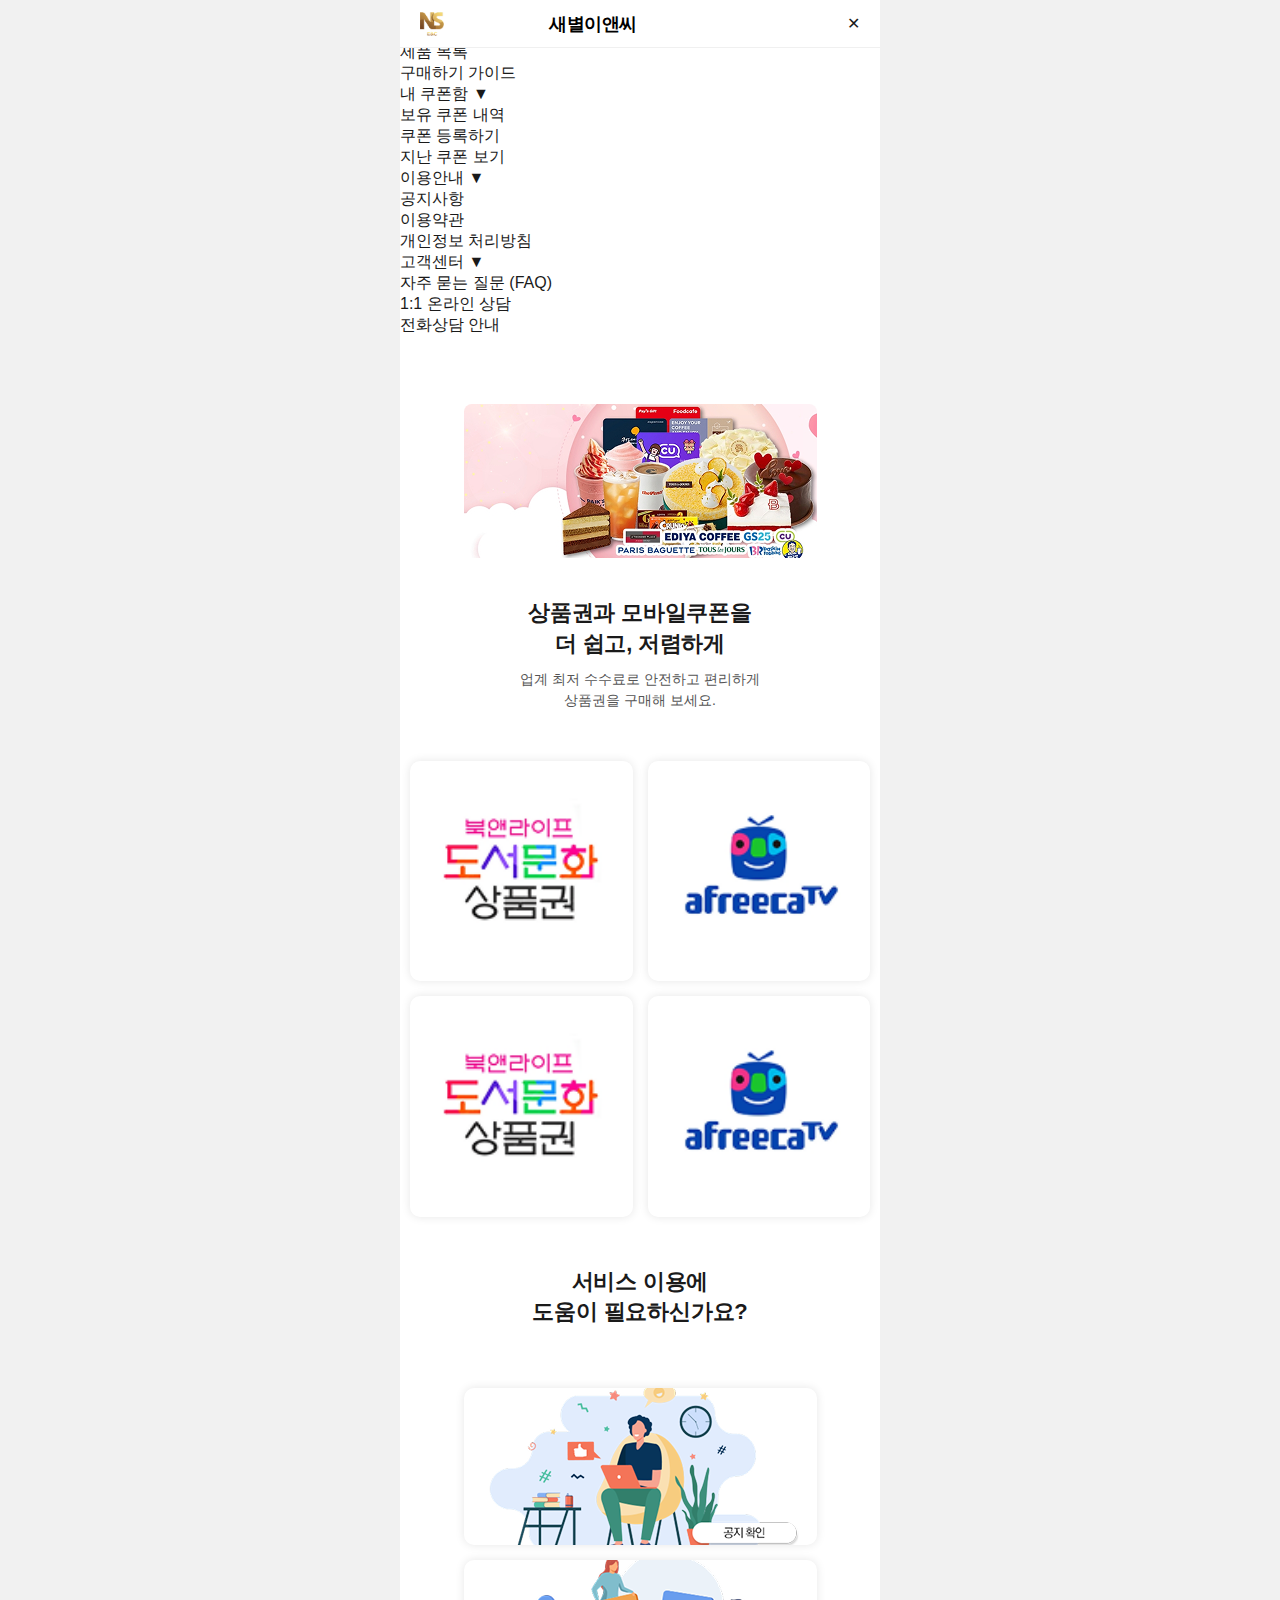
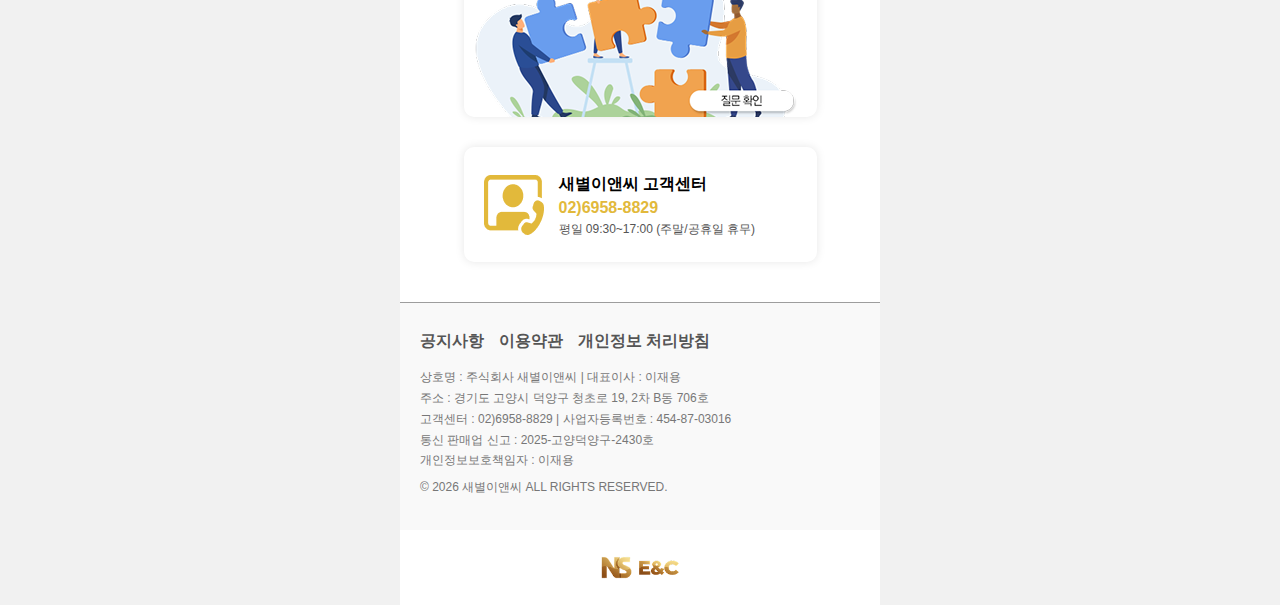
<file: index.html>
<!DOCTYPE html>
<html lang="ko">
<head>
    <meta charset="UTF-8">
    <meta name="viewport" content="width=device-width, initial-scale=1.0">
    <title>새별이앤씨 - 상품권과 모바일쿠폰</title>
    <link rel="stylesheet" href="css/reset.css">
    <link rel="stylesheet" href="css/layout.css">
    <link rel="stylesheet" href="css/components.css">
    <link rel="stylesheet" href="css/pages/index.css">
    <script src="js/common.js" defer></script>
</head>
<body>

    <div class="wrapper">
        <header class="main-header">
            <h1 class="logo">
                <a href="index.html"><img src="img/logo.png" alt="새별이앤씨"></a>
            </h1>
            <div class="header-title">새별이앤씨</div>
            <div id="openIcon" class="toggle-btn" onclick="handleMenu(true)">
                <span class="line"></span>
                <span class="line"></span>
                <span class="line"></span>
            </div>
            <div id="closeIcon" class="close-mark" onclick="handleMenu(false)">✕</div>                
        </header>
        <div id="menuOverlay" onclick="handleMenu(false)">
            <nav id="sideNav" onclick="event.stopPropagation()">
                <div class="user-section">
                    <span>로그인</span> | <span>회원가입</span> | <span>아이디찾기</span>
                </div>

                <div class="menu-container">
                    <div class="menu-group">
                        <div class="depth1" onclick="handleAccordion(this)">구매하기 <span class="arrow">▼</span></div>
                        <div class="depth2-wrap">
                            <div class="depth2-item">제품 목록</div>
                            <div class="depth2-item">구매하기 가이드</div>
                        </div>
                    </div>

                    <div class="menu-group">
                        <div class="depth1" onclick="handleAccordion(this)">내 쿠폰함 <span class="arrow">▼</span></div>
                        <div class="depth2-wrap">
                            <div class="depth2-item">보유 쿠폰 내역</div>
                            <div class="depth2-item">쿠폰 등록하기</div>
                            <div class="depth2-item">지난 쿠폰 보기</div>
                        </div>
                    </div>

                    <div class="menu-group">
                        <div class="depth1" onclick="handleAccordion(this)">이용안내 <span class="arrow">▼</span></div>
                        <div class="depth2-wrap">
                            <div class="depth2-item">공지사항</div>
                            <div class="depth2-item">이용약관</div>
                            <div class="depth2-item">개인정보 처리방침</div>
                        </div>
                    </div>

                    <div class="menu-group">
                        <div class="depth1" onclick="handleAccordion(this)">고객센터 <span class="arrow">▼</span></div>
                        <div class="depth2-wrap">
                            <div class="depth2-item">자주 묻는 질문 (FAQ)</div>
                            <div class="depth2-item">1:1 온라인 상담</div>
                            <div class="depth2-item">전화상담 안내</div>
                        </div>
                    </div>
                </div>
            </nav>
        </div>


        <main class="container">
            <section class="index-hero">
                <img src="img/hero-banner.png" alt="상품권 이벤트 배너">
            </section>

            <section class="intro-text-area">
                <h2 class="intro-title">
                    상품권과 모바일쿠폰을<br>더 쉽고, 저렴하게
                </h2>
                <p class="intro-desc">
                    업계 최저 수수료로 안전하고 편리하게<br>상품권을 구매해 보세요.
                </p>
            </section>

            <section class="product-grid">
                <div class="product-card">
                    <img src="img/prod-booknlife.png" alt="북앤라이프 상품권">
                </div>
                <div class="product-card">
                    <img src="img/prod-afreeca.png" alt="아프리카TV 상품권">
                </div>
                <div class="product-card">
                    <img src="img/prod-booknlife.png" alt="북앤라이프 상품권">
                </div>
                <div class="product-card">
                    <img src="img/prod-afreeca.png" alt="아프리카TV 상품권">
                </div>
            </section>

            <h2 class="mid-title">서비스 이용에<br>도움이 필요하신가요?</h2>

            <section class="banner-section">
                <div class="banner-item">
                    <img src="img/banner-notice.png" alt="공지사항 배너">
                    </div>
                <div class="banner-item">
                    <img src="img/banner-qna.png" alt="질문 답변 배너">
                </div>
            </section>

            <section class="cs-section">
                <div class="cs-box">
                    <div class="cs-icon">
                        <img src="img/cs-icon.png" alt="고객센터 아이콘">
                    </div>
                    
                    <div class="cs-info-group">
                        <div class="cs-title">새별이앤씨 고객센터</div>
                        <div class="cs-tel">02)6958-8829</div>
                        <div class="cs-time">평일 09:30~17:00 (주말/공휴일 휴무)</div>
                    </div>
                </div>
            </section>
        </main>

        <footer class="main-footer">
            <nav class="footer-nav">
                <a href="#">공지사항</a>
                <a href="#">이용약관</a>
                <a href="#">개인정보 처리방침</a>
            </nav>

            <div class="footer-info">
                <p>상호명 : 주식회사 새별이앤씨 | 대표이사 : 이재용</p>
                <p>주소 : 경기도 고양시 덕양구 청초로 19, 2차 B동 706호</p>
                <p>고객센터 : 02)6958-8829 | 사업자등록번호 : 454-87-03016</p>
                <p>통신 판매업 신고 : 2025-고양덕양구-2430호</p>
                <p>개인정보보호책임자 : 이재용</p>
                <p class="copyright">© 2026 새별이앤씨 ALL RIGHTS RESERVED.</p>
            </div>
        </footer>

        <div class="footer-logo-area">
            <img src="img/footer-logo.png" alt="NS E&C Logo">
        </div>
    </div>

</body>
</html>
</file>
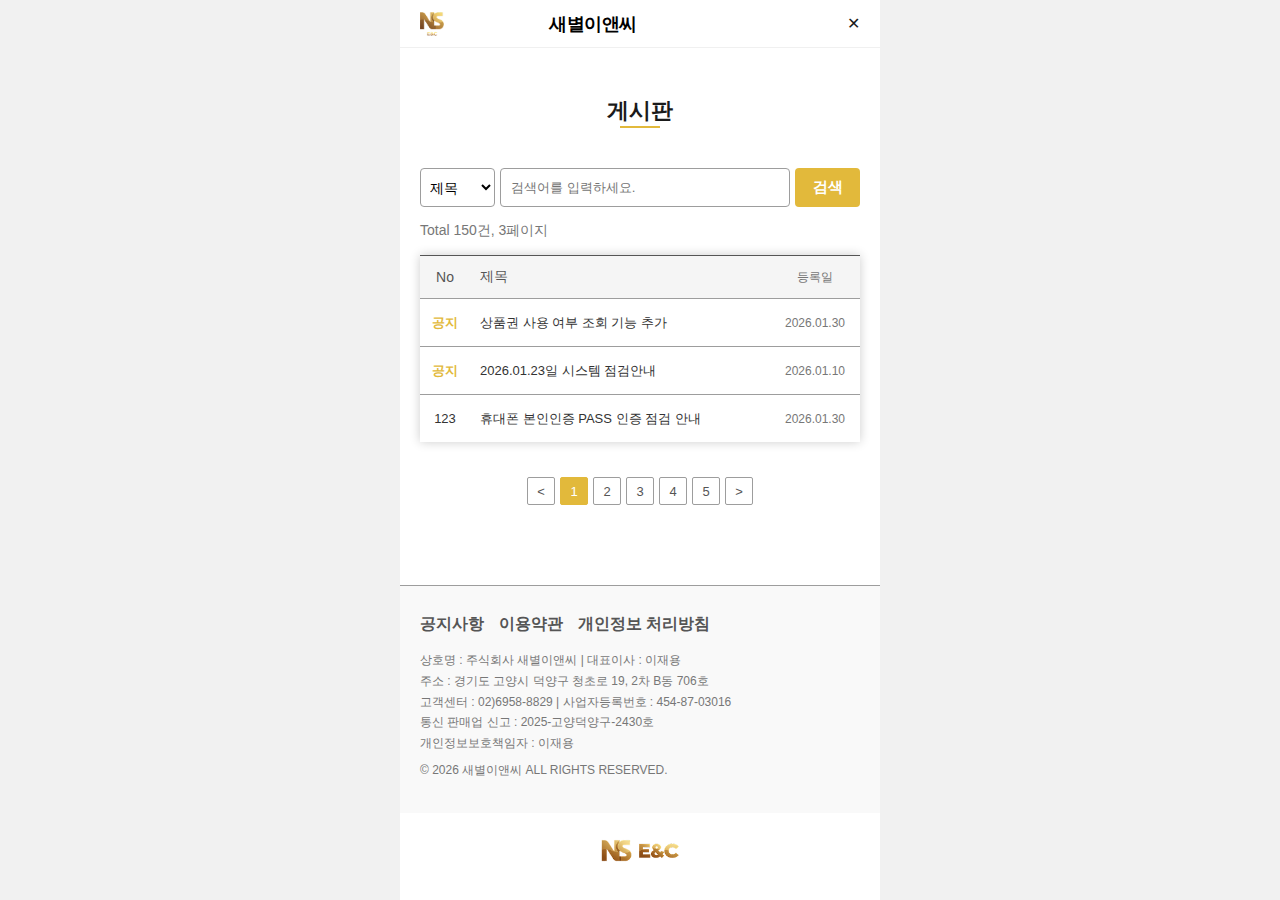
<file: board.html>
<!DOCTYPE html>
<html lang="ko">
<head>
    <meta charset="UTF-8">
    <meta name="viewport" content="width=device-width, initial-scale=1.0">
    <title>로그인 - 새별이앤씨</title>
    <link rel="stylesheet" href="css/reset.css">
    <link rel="stylesheet" href="css/layout.css">
    <link rel="stylesheet" href="css/components.css">
    <link rel="stylesheet" href="css/pages/board.css">
    <script src="js/common.js" defer></script>
</head>
<body>
    <div class="wrapper">
        <header class="main-header">
            <h1 class="logo">
                <a href="index.html"><img src="img/logo.png" alt="새별이앤씨"></a>
            </h1>
            <div class="header-title">새별이앤씨</div>
            <div id="openIcon" class="toggle-btn" onclick="handleMenu(true)">
                <span class="line"></span>
                <span class="line"></span>
                <span class="line"></span>
            </div>
            <div id="closeIcon" class="close-mark" onclick="handleMenu(false)">✕</div>                
        </header>

        <main class="container page-container">
            <section class="page-title-area">
                <h2 class="page-title">게시판</h2>
                <div class="page-underline"></div>
            </section>

            <section class="board-container">
                <form class="board-search-form">
                    <div class="search-select-wrapper">
                        <select class="board-search-select">
                            <option value="title">제목</option>
                        </select>
                    </div>
                    <input type="text" class="board-search-input" placeholder="검색어를 입력하세요.">
                    <button type="submit" class="board-search-btn">검색</button>
                </form>

                <div class="board-list-info">
                    Total 150건, 3페이지
                </div>

                <div class="board-list-wrapper">
                    <div class="board-list-header">
                        <div class="col-no">No</div>
                        <div class="col-subject">제목</div>
                        <div class="col-date">등록일</div>
                    </div>

                    <div class="board-list-row">
                        <div class="col-no"><span class="badge-notice">공지</span></div>
                        <div class="col-subject"><a href="#">상품권 사용 여부 조회 기능 추가</a></div>
                        <div class="col-date">2026.01.30</div>
                    </div>
                    <div class="board-list-row">
                        <div class="col-no"><span class="badge-notice">공지</span></div>
                        <div class="col-subject"><a href="#">2026.01.23일 시스템 점검안내</a></div>
                        <div class="col-date">2026.01.10</div>
                    </div>
                    <div class="board-list-row">
                        <div class="col-no">123</div>
                        <div class="col-subject"><a href="#">휴대폰 본인인증 PASS 인증 점검 안내</a></div>
                        <div class="col-date">2026.01.30</div>
                    </div>
                </div>

                <div class="board-paging-form">
                    <a href="#" class="paging-box">&lt;</a>
                    <a href="#" class="paging-box active">1</a>
                    <a href="#" class="paging-box">2</a>
                    <a href="#" class="paging-box">3</a>
                    <a href="#" class="paging-box">4</a>
                    <a href="#" class="paging-box">5</a>
                    <a href="#" class="paging-box">&gt;</a>
                </div>
            </section>

        </main>
        <footer class="main-footer">
            <nav class="footer-nav">
                <a href="#">공지사항</a>
                <a href="#">이용약관</a>
                <a href="#">개인정보 처리방침</a>
            </nav>
            <div class="footer-info">
                <p>상호명 : 주식회사 새별이앤씨 | 대표이사 : 이재용</p>
                <p>주소 : 경기도 고양시 덕양구 청초로 19, 2차 B동 706호</p>
                <p>고객센터 : 02)6958-8829 | 사업자등록번호 : 454-87-03016</p>
                <p>통신 판매업 신고 : 2025-고양덕양구-2430호</p>
                <p>개인정보보호책임자 : 이재용</p>
                <p class="copyright">© 2026 새별이앤씨 ALL RIGHTS RESERVED.</p>
            </div>
        </footer>

        <div class="footer-logo-area">
            <img src="img/footer-logo.png" alt="NS E&C Logo">
        </div>
    </div>

</body>
</html>
</file>
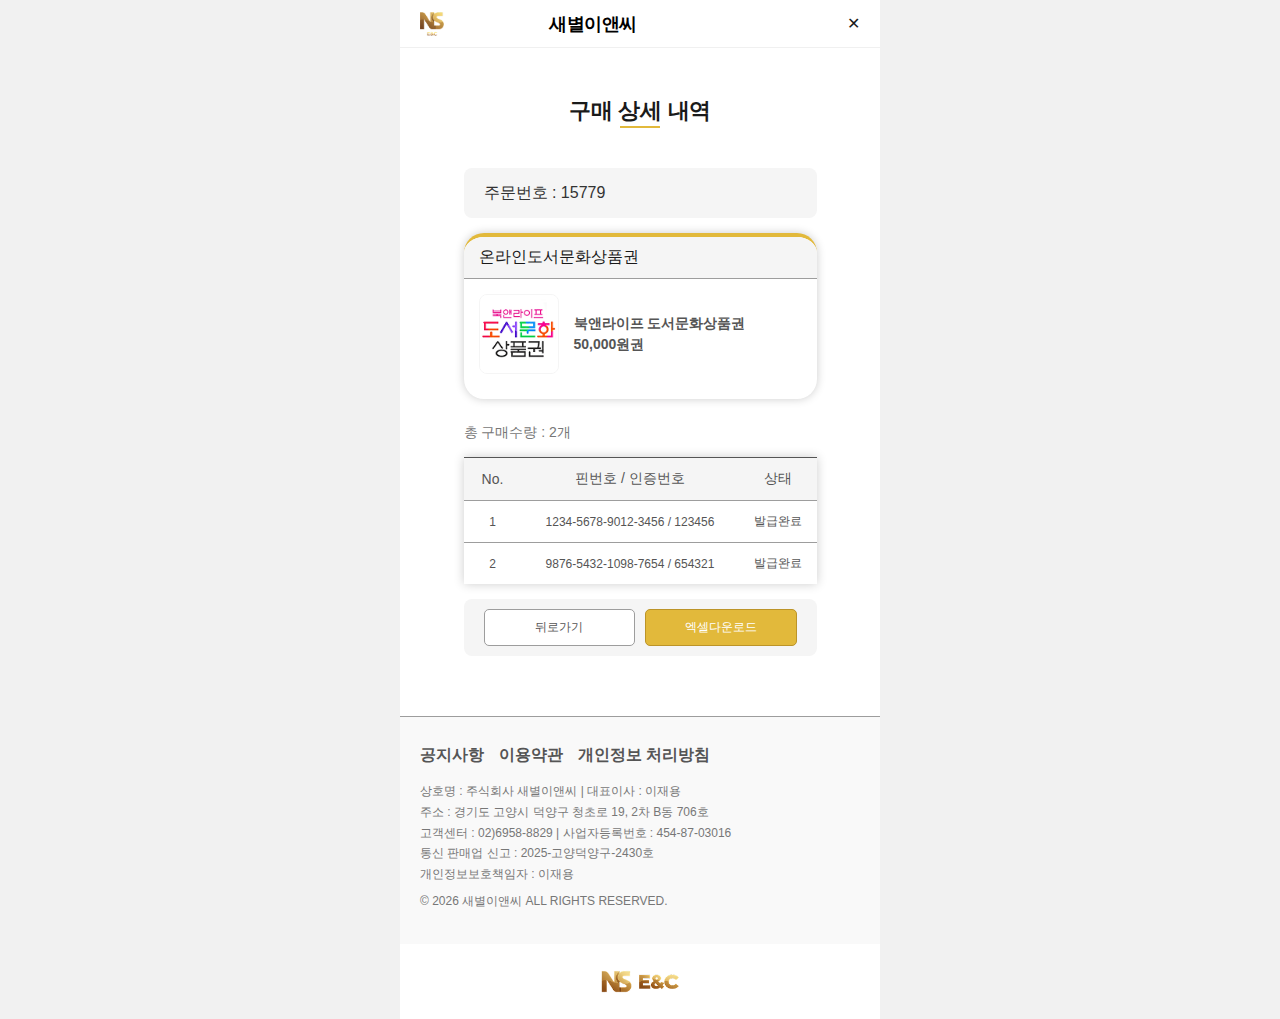
<file: buy-detail.html>
<!DOCTYPE html>
<html lang="ko">
<head>
    <meta charset="UTF-8">
    <meta name="viewport" content="width=device-width, initial-scale=1.0">
    <title>로그인 - 새별이앤씨</title>
    <link rel="stylesheet" href="css/reset.css">
    <link rel="stylesheet" href="css/layout.css">
    <link rel="stylesheet" href="css/components.css">
    <link rel="stylesheet" href="css/pages/buy-detail.css">
    <script src="https://code.jquery.com/jquery-3.6.0.min.js"></script>
    <script src="js/common.js" defer></script>
</head>
<body>
    <div class="wrapper">
        <header class="main-header">
            <h1 class="logo">
                <a href="index.html"><img src="img/logo.png" alt="새별이앤씨"></a>
            </h1>
            <div class="header-title">새별이앤씨</div>
            <div id="openIcon" class="toggle-btn" onclick="handleMenu(true)">
                <span class="line"></span>
                <span class="line"></span>
                <span class="line"></span>
            </div>
            <div id="closeIcon" class="close-mark" onclick="handleMenu(false)">✕</div>                
        </header>

        <main class="container page-container">
            <section class="page-title-area">
                <h2 class="page-title">구매 상세 내역</h2>
                <div class="page-underline"></div>
            </section>

            <div class="buy-detail-container">
                <div class="buy-detail-group">
                    <span class="summary-text">주문번호 : 15779</span>
                </div>

                <div class="buy-brand-detail">
                    <div class="buy-brand-header">
                        <span class="brand-title">온라인도서문화상품권</span>
                    </div>
                    <div class="buy-brand-row-group">
                        <img src="img/prod-booknlife.png" alt="브랜드이미지" class="brand-image">
                        <div class="brand-info-text">
                            북앤라이프 도서문화상품권<br>
                            50,000원권
                        </div>
                    </div>
                </div>

                <div class="buy-voucher-count">
                    총 구매수량 : 2개
                </div>

                <div class="buy-voucher-list">
                    <div class="list-header">
                        <span class="col-no">No.</span>
                        <span class="col-pin">핀번호 / 인증번호</span>
                        <span class="col-status">상태</span>
                    </div>
                    <div class="list-row-group">
                        <span class="col-no">1</span>
                        <span class="col-pin">1234-5678-9012-3456 / 123456</span>
                        <span class="col-status">발급완료</span>
                    </div>
                    <div class="list-row-group">
                        <span class="col-no">2</span>
                        <span class="col-pin">9876-5432-1098-7654 / 654321</span>
                        <span class="col-status">발급완료</span>
                    </div>
                </div>

                <div class="buy-detail-action-group">
                    <button type="button" class="btn-detail-back" onclick="history.back();">
                        <span>뒤로가기</span>
                    </button>
                    <button type="button" class="btn-detail-excel">
                        <span>엑셀다운로드</span>
                    </button>
                </div>
            </div>
        </main>

        <footer class="main-footer">
            <nav class="footer-nav">
                <a href="#">공지사항</a>
                <a href="#">이용약관</a>
                <a href="#">개인정보 처리방침</a>
            </nav>
            <div class="footer-info">
                <p>상호명 : 주식회사 새별이앤씨 | 대표이사 : 이재용</p>
                <p>주소 : 경기도 고양시 덕양구 청초로 19, 2차 B동 706호</p>
                <p>고객센터 : 02)6958-8829 | 사업자등록번호 : 454-87-03016</p>
                <p>통신 판매업 신고 : 2025-고양덕양구-2430호</p>
                <p>개인정보보호책임자 : 이재용</p>
                <p class="copyright">© 2026 새별이앤씨 ALL RIGHTS RESERVED.</p>
            </div>
        </footer>

        <div class="footer-logo-area">
            <img src="img/footer-logo.png" alt="NS E&C Logo">
        </div>
    </div>

</body>
</html>
</file>
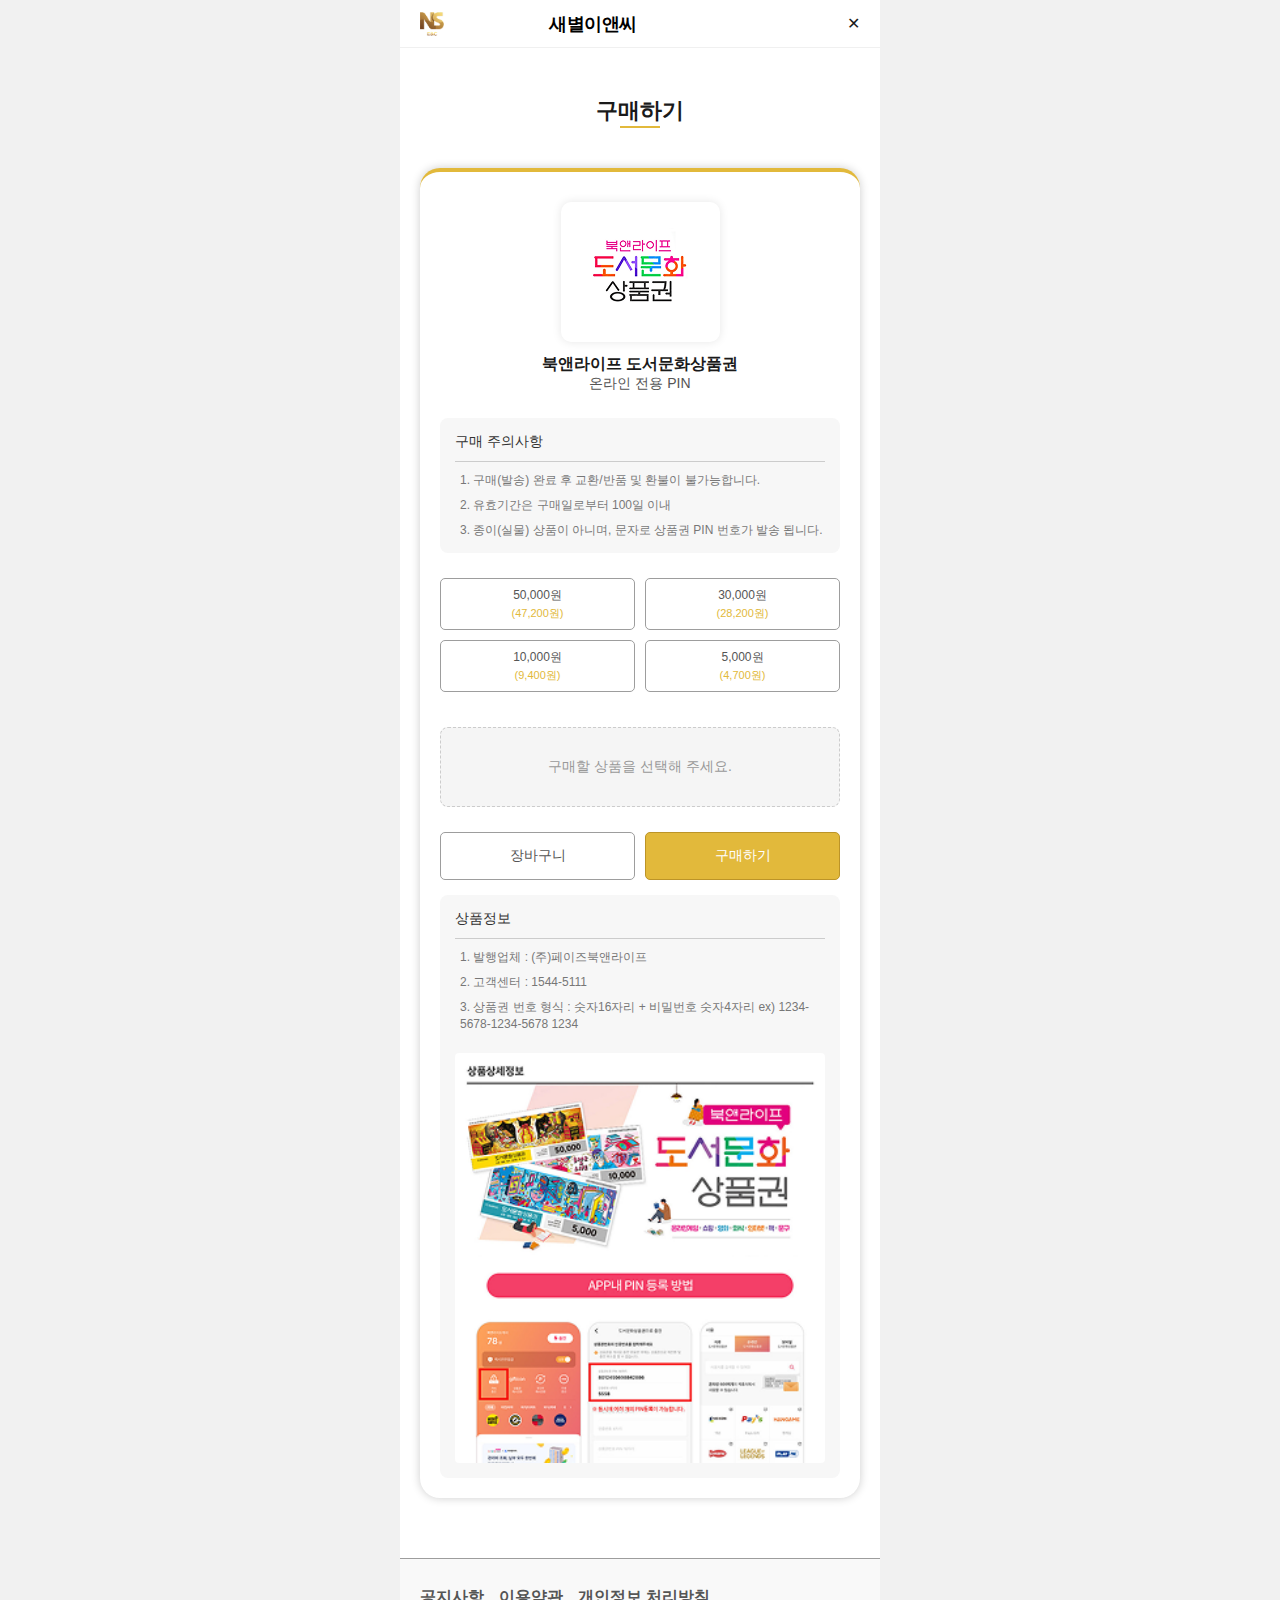
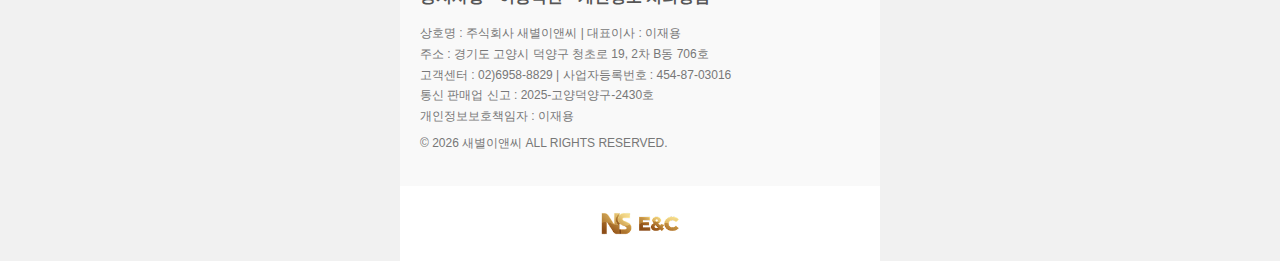
<file: buy.html>
<!DOCTYPE html>
<html lang="ko">
<head>
    <meta charset="UTF-8">
    <meta name="viewport" content="width=device-width, initial-scale=1.0">
    <title>로그인 - 새별이앤씨</title>
    <link rel="stylesheet" href="css/reset.css">
    <link rel="stylesheet" href="css/layout.css">
    <link rel="stylesheet" href="css/components.css">
    <link rel="stylesheet" href="css/pages/buy.css">
    <script src="https://code.jquery.com/jquery-3.6.0.min.js"></script>
    <script src="js/common.js" defer></script>
    <script src="js/pages/buy.js" defer></script>    
</head>
<body>
    <div class="wrapper">
        <header class="main-header">
            <h1 class="logo">
                <a href="index.html"><img src="img/logo.png" alt="새별이앤씨"></a>
            </h1>
            <div class="header-title">새별이앤씨</div>
            <div id="openIcon" class="toggle-btn" onclick="handleMenu(true)">
                <span class="line"></span>
                <span class="line"></span>
                <span class="line"></span>
            </div>
            <div id="closeIcon" class="close-mark" onclick="handleMenu(false)">✕</div>                
        </header>

        <main class="container page-container">
            <section class="page-title-area">
                <h2 class="page-title">구매하기</h2>
                <div class="page-underline"></div>
            </section>
            <section class="buy-container">
                <div class="buy-form">
                    <div class="brand-header">
                        <div class="brand-img-box">
                            <img src="img/prod-booknlife.png" alt="북앤라이프">
                        </div>
                        <div>
                            <h3 class="brand-name">북앤라이프 도서문화상품권</h3>
                            <p class="brand-sub-name">온라인 전용 PIN</p>
                            <input type="hidden" id="max-buy-count" value="20"/>
                        </div>
                    </div>

                    <div class="buy-info-box">
                        <div class="info-title">구매 주의사항</div>
                        <div class="info-line"></div>
                        <ul class="info-list">
                            <li>1. 구매(발송) 완료 후 교환/반품 및 환불이 불가능합니다.</li>
                            <li>2. 유효기간은 구매일로부터 100일 이내</li>
                            <li>3. 종이(실물) 상품이 아니며, 문자로 상품권 PIN 번호가 발송 됩니다.</li>
                        </ul>
                    </div>

                    <div class="buy-method-grid">
                        <button type="button" class="btn-method off">
                            <span class="m-title">50,000원</span>
                            <span class="m-price">(47,200원)</span>
                        </button>
                        <button type="button" class="btn-method off">
                            <span class="m-title">30,000원</span>
                            <span class="m-price">(28,200원)</span>
                        </button>
                        <button type="button" class="btn-method off">
                            <span class="m-title">10,000원</span>
                            <span class="m-price">(9,400원)</span>
                        </button>
                        <button type="button" class="btn-method off">
                            <span class="m-title">5,000원</span>
                            <span class="m-price">(4,700원)</span>
                        </button>
                    </div>
                    <div class="buy-placeholder">
                        구매할 상품을 선택해 주세요.
                    </div>
                    <div class="buy-amount-container" style="display:none;">
                        <div class="amount-title-row">
                            <span class="target-name">북앤라이프 도서문화상품권 50,000원권</span>
                            <button type="button" class="btn-remove">✕</button>
                        </div>
                        <div class="amount-control-row">
                            <div class="counter-box">
                                <button type="button" class="btn-minus">−</button>
                                <input type="number" class="input-count" value="1" min="1">
                                <button type="button" class="btn-plus">+</button>
                            </div>
                            <div class="total-price-text">47,200원</div>
                        </div>
                    </div>

                    <div class="buy-action-group">
                        <button type="button" class="btn-cart">장바구니</button>
                        <button type="button" class="btn-buy">구매하기</button>
                    </div>

                    <div class="brand-detail-box">
                        <div class="detail-title">상품정보</div>
                        <div class="detail-line"></div>
                        <ul class="detail-list">
                            <li>1. 발행업체 : (주)페이즈북앤라이프</li>
                            <li>2. 고객센터 : 1544-5111</li>
                            <li>3. 상품권 번호 형식 : 숫자16자리 + 비밀번호 숫자4자리 ex) 1234-5678-1234-5678 1234</li>
                        </ul>
                        <div class="detail-img-area">
                            <img src="img/prod_detail_info.png" alt="상품상세정보">
                        </div>
                    </div>
                </div>
            </section>
        </main>

        <footer class="main-footer">
            <nav class="footer-nav">
                <a href="#">공지사항</a>
                <a href="#">이용약관</a>
                <a href="#">개인정보 처리방침</a>
            </nav>
            <div class="footer-info">
                <p>상호명 : 주식회사 새별이앤씨 | 대표이사 : 이재용</p>
                <p>주소 : 경기도 고양시 덕양구 청초로 19, 2차 B동 706호</p>
                <p>고객센터 : 02)6958-8829 | 사업자등록번호 : 454-87-03016</p>
                <p>통신 판매업 신고 : 2025-고양덕양구-2430호</p>
                <p>개인정보보호책임자 : 이재용</p>
                <p class="copyright">© 2026 새별이앤씨 ALL RIGHTS RESERVED.</p>
            </div>
        </footer>

        <div class="footer-logo-area">
            <img src="img/footer-logo.png" alt="NS E&C Logo">
        </div>
    </div>

</body>
</html>
</file>
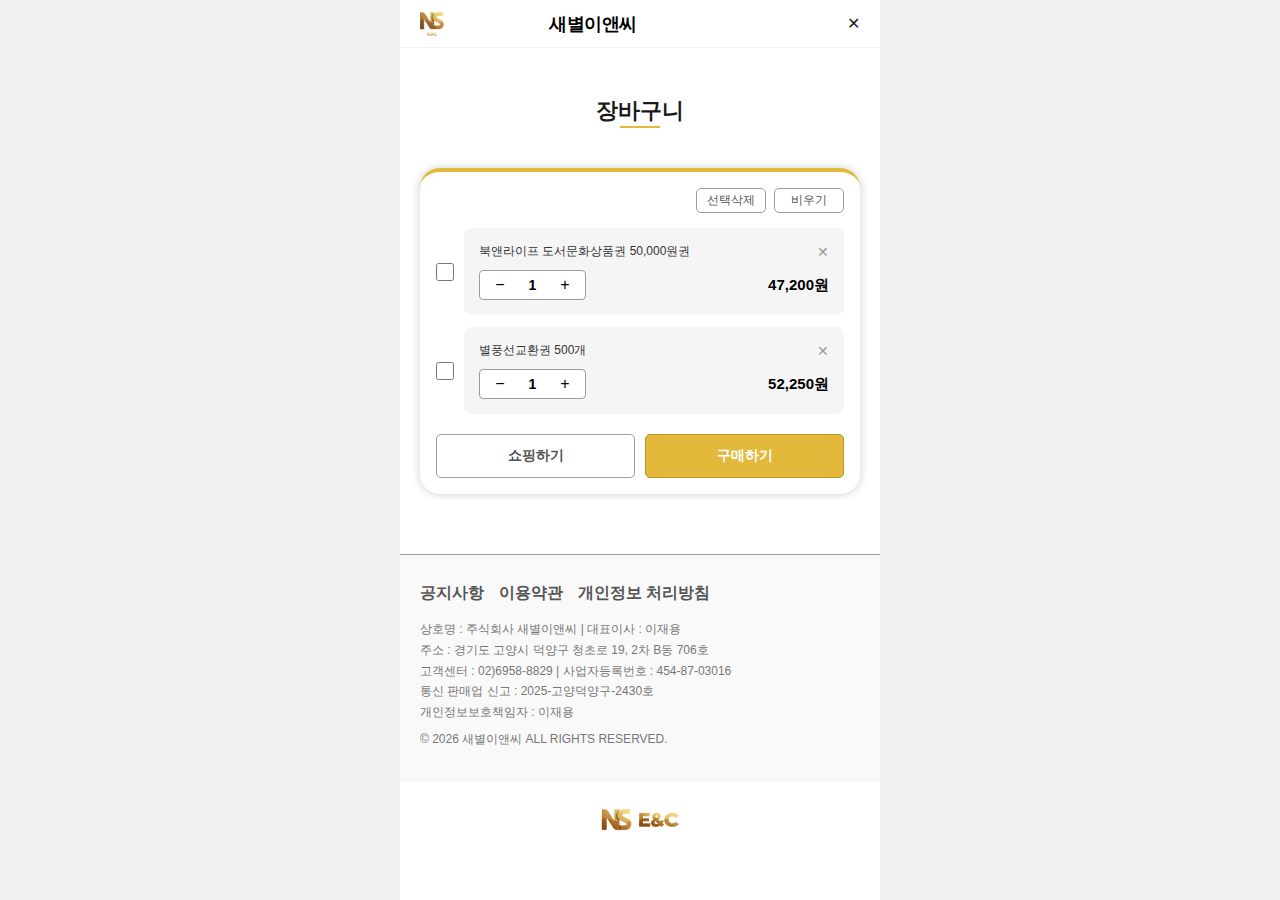
<file: cart.html>
<!DOCTYPE html>
<html lang="ko">
<head>
    <meta charset="UTF-8">
    <meta name="viewport" content="width=device-width, initial-scale=1.0">
    <title>로그인 - 새별이앤씨</title>
    <link rel="stylesheet" href="css/reset.css">
    <link rel="stylesheet" href="css/layout.css">
    <link rel="stylesheet" href="css/components.css">
    <link rel="stylesheet" href="css/pages/cart.css">
    <script src="https://code.jquery.com/jquery-3.6.0.min.js"></script>
    <script src="js/common.js" defer></script>
    <script src="js/pages/cart.js" defer></script>    
</head>
<body>
    <div class="wrapper">
        <header class="main-header">
            <h1 class="logo">
                <a href="index.html"><img src="img/logo.png" alt="새별이앤씨"></a>
            </h1>
            <div class="header-title">새별이앤씨</div>
            <div id="openIcon" class="toggle-btn" onclick="handleMenu(true)">
                <span class="line"></span>
                <span class="line"></span>
                <span class="line"></span>
            </div>
            <div id="closeIcon" class="close-mark" onclick="handleMenu(false)">✕</div>                
        </header>

<main class="container page-container">
    <section class="page-title-area">
        <h2 class="page-title">장바구니</h2>
        <div class="page-underline"></div>
    </section>

    <div class="cart-container">
        <section class="cart-form">
            
            <div class="cart-action-layout">
                <button type="button" class="btn-cart-util">선택삭제</button>
                <button type="button" class="btn-cart-util">비우기</button>
            </div>

            <div class="cart-item-list">
                
                <div class="cart-buy-item">
                    <input type="checkbox" class="cart-check">
                    
                    <div class="buy-amount-container">
                        <div class="amount-title-row">
                            <span class="target-name">북앤라이프 도서문화상품권 50,000원권</span>
                            <button type="button" class="btn-remove">✕</button>
                            <input type="hidden" class="product-code" value="A1001"/>
                            <input type="hidden" class="max-buy-count" value="20"/>
                        </div>
                        <div class="amount-control-row">
                            <div class="counter-box">
                                <button type="button" class="btn-minus">−</button>
                                <input type="number" class="input-count" value="1" min="1">
                                <button type="button" class="btn-plus">+</button>
                            </div>
                            <div class="total-price-text">47,200원</div>
                        </div>
                    </div>
                </div>

                <div class="cart-buy-item">
                    <input type="checkbox" class="cart-check">
                    <div class="buy-amount-container">
                        <div class="amount-title-row">
                            <span class="target-name">별풍선교환권 500개</span>
                            <button type="button" class="btn-remove">✕</button>
                            <input type="hidden" class="product-code" value="B1001"/>
                            <input type="hidden" class="max-buy-count" value="10"/>
                        </div>
                        <div class="amount-control-row">
                            <div class="counter-box">
                                <button type="button" class="btn-minus">−</button>
                                <input type="number" class="input-count" value="1" min="1">
                                <button type="button" class="btn-plus">+</button>
                            </div>
                            <div class="total-price-text">52,250원</div>
                        </div>
                    </div>
                </div>

            </div>

            <div class="buy-action-layout">
                <button type="button" class="btn-home-back" onclick="location.href='index.html'">쇼핑하기</button>
                <button type="button" class="btn-buy-submit">구매하기</button>
            </div>
        </section>
    </div>
</main>

        <footer class="main-footer">
            <nav class="footer-nav">
                <a href="#">공지사항</a>
                <a href="#">이용약관</a>
                <a href="#">개인정보 처리방침</a>
            </nav>
            <div class="footer-info">
                <p>상호명 : 주식회사 새별이앤씨 | 대표이사 : 이재용</p>
                <p>주소 : 경기도 고양시 덕양구 청초로 19, 2차 B동 706호</p>
                <p>고객센터 : 02)6958-8829 | 사업자등록번호 : 454-87-03016</p>
                <p>통신 판매업 신고 : 2025-고양덕양구-2430호</p>
                <p>개인정보보호책임자 : 이재용</p>
                <p class="copyright">© 2026 새별이앤씨 ALL RIGHTS RESERVED.</p>
            </div>
        </footer>

        <div class="footer-logo-area">
            <img src="img/footer-logo.png" alt="NS E&C Logo">
        </div>
    </div>

</body>
</html>
</file>
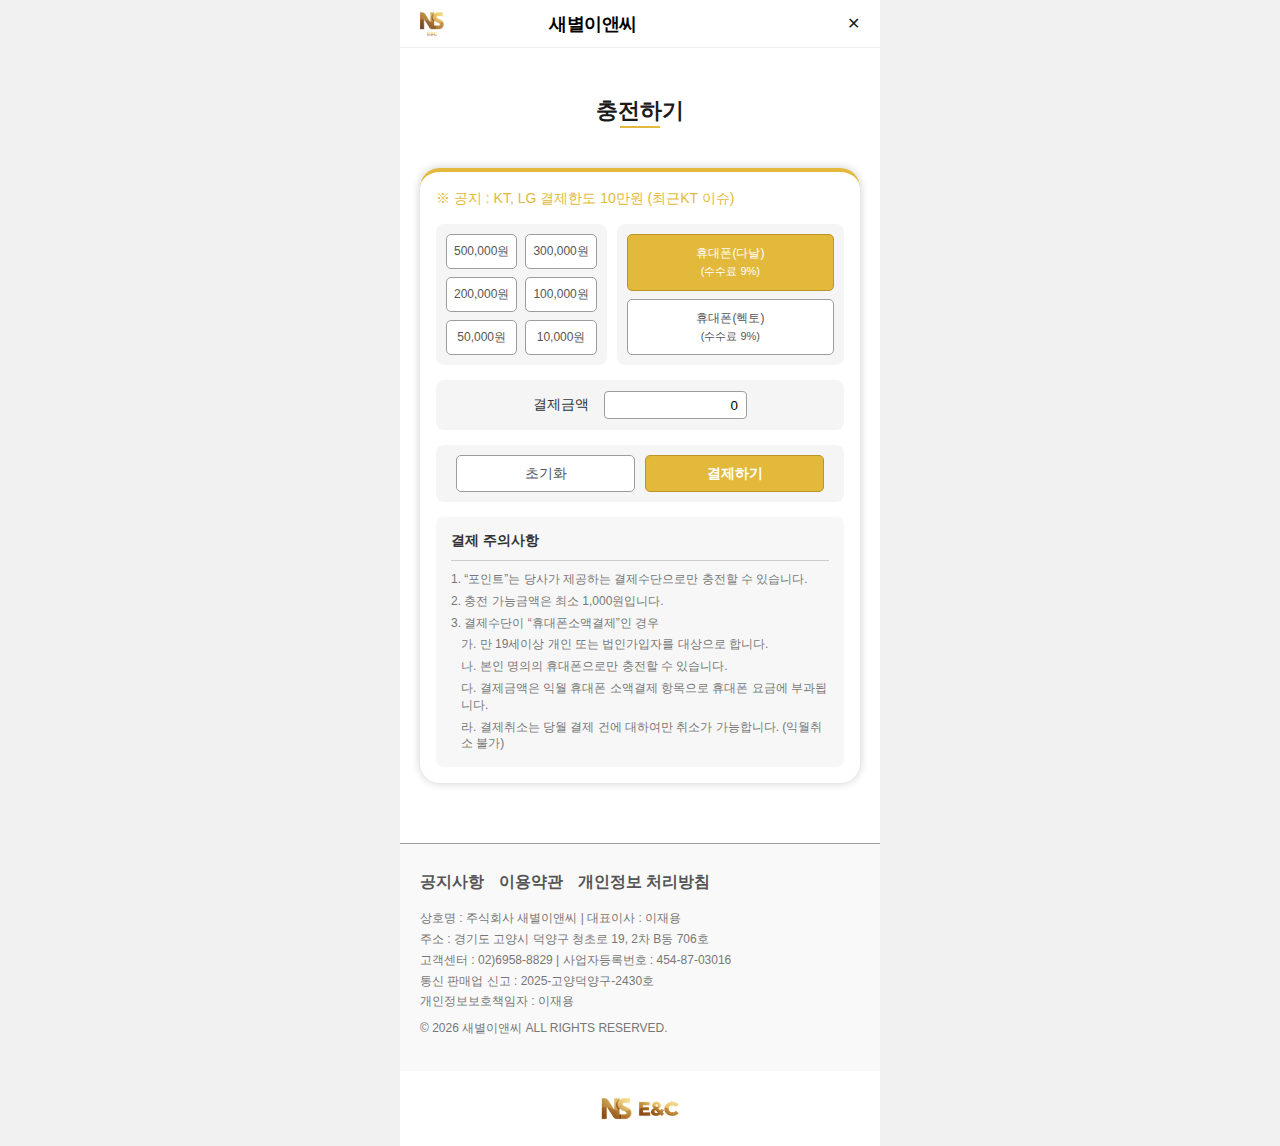
<file: charge.html>
<!DOCTYPE html>
<html lang="ko">
<head>
    <meta charset="UTF-8">
    <meta name="viewport" content="width=device-width, initial-scale=1.0">
    <title>로그인 - 새별이앤씨</title>
    <link rel="stylesheet" href="css/reset.css">
    <link rel="stylesheet" href="css/layout.css">
    <link rel="stylesheet" href="css/components.css">
    <link rel="stylesheet" href="css/pages/charge.css">
    <script src="https://code.jquery.com/jquery-3.6.0.min.js"></script>
    <script src="js/common.js" defer></script>
    <script src="js/pages/charge.js" defer></script>    
</head>
<body>
    <div class="wrapper">
        <header class="main-header">
            <h1 class="logo">
                <a href="index.html"><img src="img/logo.png" alt="새별이앤씨"></a>
            </h1>
            <div class="header-title">새별이앤씨</div>
            <div id="openIcon" class="toggle-btn" onclick="handleMenu(true)">
                <span class="line"></span>
                <span class="line"></span>
                <span class="line"></span>
            </div>
            <div id="closeIcon" class="close-mark" onclick="handleMenu(false)">✕</div>                
        </header>

        <main class="container page-container">
            <section class="page-title-area">
                <h2 class="page-title">충전하기</h2>
                <div class="page-underline"></div>
            </section>
            <section class="charge-container">
                <form class="charge-form">
                    <div class="charge-info-text">
                        ※ 공지 : KT, LG 결제한도 10만원 (최근KT 이슈)
                    </div>

                    <div class="charge-button-group">
                        <div class="charge-left-grid">
                            <button type="button" class="btn-amount off">500,000원</button>
                            <button type="button" class="btn-amount off">300,000원</button>
                            <button type="button" class="btn-amount off">200,000원</button>
                            <button type="button" class="btn-amount off">100,000원</button>
                            <button type="button" class="btn-amount off">50,000원</button>
                            <button type="button" class="btn-amount off">10,000원</button>
                        </div>

                        <div class="charge-right-group">
                            <button type="button" class="btn-method on">
                                휴대폰(다날)<span>(수수료 9%)</span>
                            </button>
                            <button type="button" class="btn-method off">
                                휴대폰(헥토)<span>(수수료 9%)</span>
                            </button>
                        </div>
                    </div>

                    <div class="charge-amount-input-group">
                        <span class="label-text">결제금액</span>
                        <input type="text" class="input-amount" value="0">
                        <input type="hidden" id="max-charge-amount" value="1000000"/>
                    </div>

                    <div class="charge-action-group">
                        <button type="button" id="amount-init" class="btn-action-off">초기화</button>
                        <button type="submit" class="btn-action-on">결제하기</button>
                    </div>

                    <div class="charge-notice-box">
                        <div class="notice-header">결제 주의사항</div>
                        <div class="notice-line"></div>
                        <ul class="notice-list">
                            <li>1. “포인트”는 당사가 제공하는 결제수단으로만 충전할 수 있습니다.</li>
                            <li>2. 충전 가능금액은 최소 1,000원입니다.</li>
                            <li>3. 결제수단이 “휴대폰소액결제”인 경우</li>
                            <li class="sub-item">가. 만 19세이상 개인 또는 법인가입자를 대상으로 합니다.</li>
                            <li class="sub-item">나. 본인 명의의 휴대폰으로만 충전할 수 있습니다.</li>
                            <li class="sub-item">다. 결제금액은 익월 휴대폰 소액결제 항목으로 휴대폰 요금에 부과됩니다.</li>
                            <li class="sub-item">라. 결제취소는 당월 결제 건에 대하여만 취소가 가능합니다. (익월취소 불가)</li>
                        </ul>
                    </div>
                </form>
            </section>
        </main>

        <footer class="main-footer">
            <nav class="footer-nav">
                <a href="#">공지사항</a>
                <a href="#">이용약관</a>
                <a href="#">개인정보 처리방침</a>
            </nav>
            <div class="footer-info">
                <p>상호명 : 주식회사 새별이앤씨 | 대표이사 : 이재용</p>
                <p>주소 : 경기도 고양시 덕양구 청초로 19, 2차 B동 706호</p>
                <p>고객센터 : 02)6958-8829 | 사업자등록번호 : 454-87-03016</p>
                <p>통신 판매업 신고 : 2025-고양덕양구-2430호</p>
                <p>개인정보보호책임자 : 이재용</p>
                <p class="copyright">© 2026 새별이앤씨 ALL RIGHTS RESERVED.</p>
            </div>
        </footer>

        <div class="footer-logo-area">
            <img src="img/footer-logo.png" alt="NS E&C Logo">
        </div>
    </div>

</body>
</html>
</file>
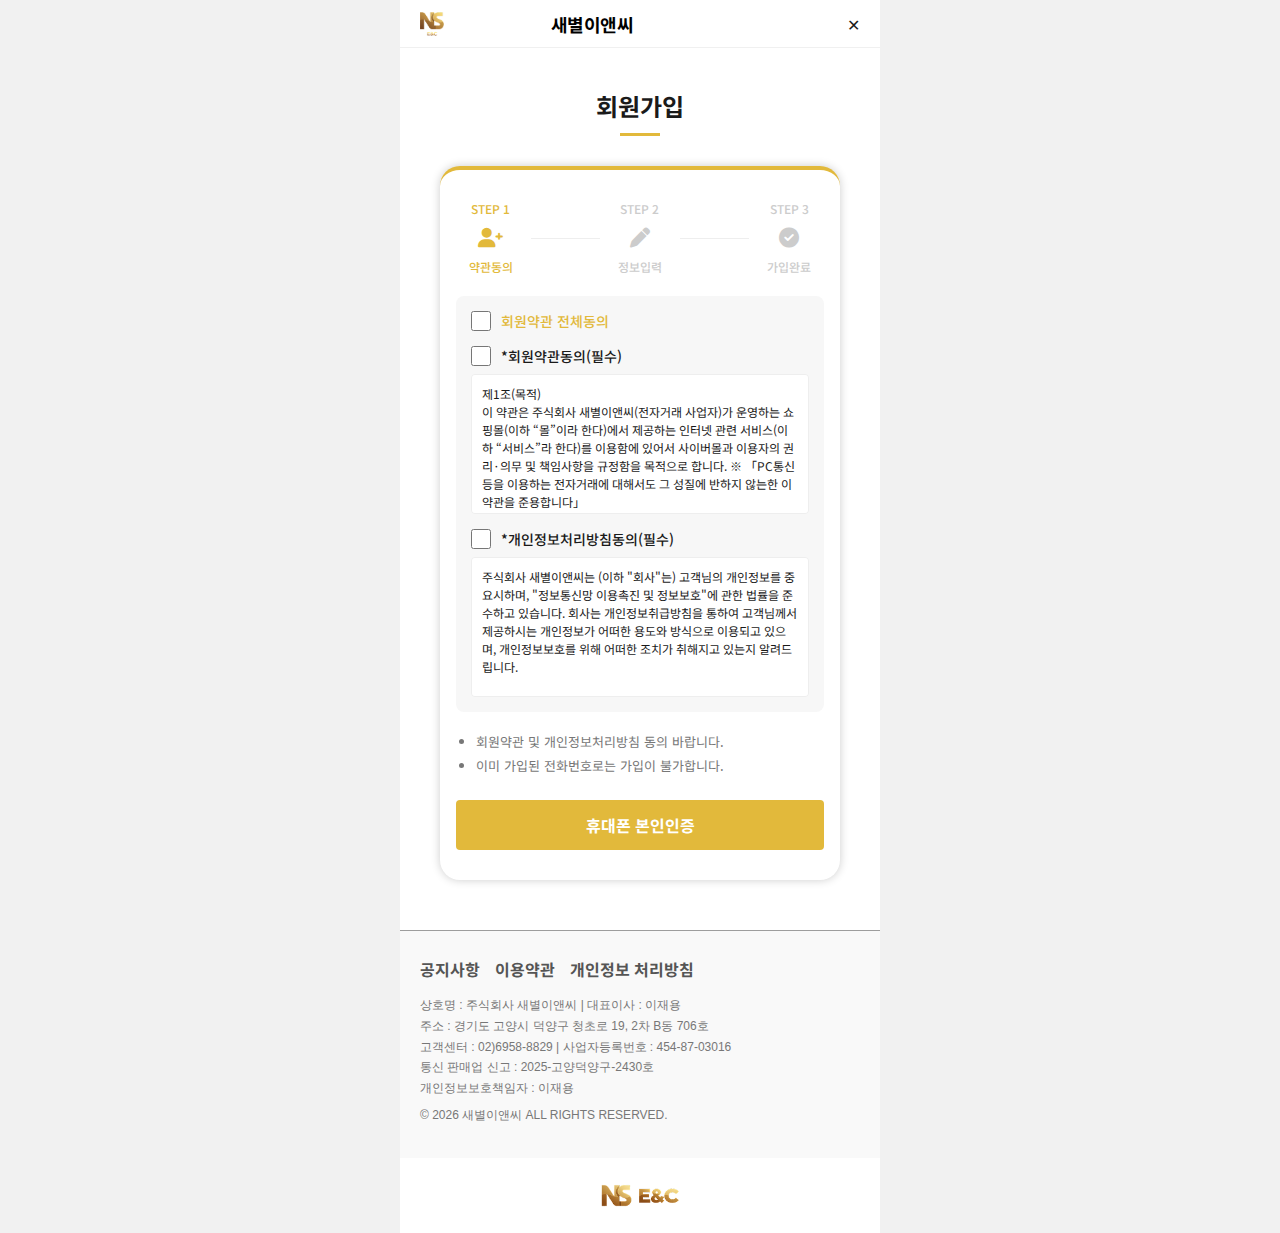
<file: Join_agree.html>
<!DOCTYPE html>
<html lang="ko">
<head>
    <meta charset="UTF-8">
    <meta name="viewport" content="width=device-width, initial-scale=1.0">
    <title>회원가입 - 새별이앤씨</title>
    <link rel="stylesheet" href="css/reset.css">
    <link rel="stylesheet" href="css/layout.css">
    <link rel="stylesheet" href="css/components.css">
    <link rel="stylesheet" href="css/pages/join.css">
    <script src="js/common.js" defer></script>
    <link href="https://fonts.googleapis.com/css2?family=Noto+Sans+KR:wght@400;500;700&display=swap" rel="stylesheet">
    <link rel="stylesheet" href="https://cdnjs.cloudflare.com/ajax/libs/font-awesome/6.0.0/css/all.min.css">
</head>
<body>
    <div class="wrapper">
        <header class="main-header">
            <h1 class="logo">
                <a href="index.html"><img src="img/logo.png" alt="새별이앤씨"></a>
            </h1>
            <div class="header-title">새별이앤씨</div>
            <div id="openIcon" class="toggle-btn" onclick="handleMenu(true)">
                <span class="line"></span>
                <span class="line"></span>
                <span class="line"></span>
            </div>
            <div id="closeIcon" class="close-mark" onclick="handleMenu(false)">✕</div>                
        </header>

        <main class="container join-container">
            <section class="join-title-area">
                <h2 class="join-page-title">회원가입</h2>
                <div class="title-underline"></div>
            </section>

            <section class="join-form-section">
                <form class="join-form">
                    
                    <div class="join-steps">
                        <div class="step active">
                            <span class="step-num">STEP 1</span>
                            <div class="step-icon">
                                <i class="fas fa-user-plus"></i>
                            </div>
                            <span class="step-txt">약관동의</span>
                        </div>
                        <div class="step-line"></div>
                        <div class="step">
                            <span class="step-num">STEP 2</span>
                            <div class="step-icon">
                                <i class="fas fa-pen"></i>
                            </div>
                            <span class="step-txt">정보입력</span>
                        </div>
                        <div class="step-line"></div>
                        <div class="step">
                            <span class="step-num">STEP 3</span>
                            <div class="step-icon">
                                <i class="fas fa-check-circle"></i>
                            </div>
                            <span class="step-txt">가입완료</span>
                        </div>
                    </div>

                    <div class="agree-box-container">
                        <div class="agree-row all-agree">
                            <input type="checkbox" id="allAgree" class="custom-check">
                            <label for="allAgree" class="all-agree-label">회원약관 전체동의</label>
                        </div>

                        <div class="agree-item">
                            <div class="agree-row">
                                <input type="checkbox" id="term1" class="custom-check" required>
                                <label for="term1" class="item-label">*회원약관동의(필수)</label>
                            </div>
                            <div class="term-content">
                                제1조(목적)<br>
                                이 약관은 주식회사 새별이앤씨(전자거래 사업자)가 운영하는 쇼핑몰(이하 “몰”이라 한다)에서 제공하는 인터넷 관련 서비스(이하 “서비스”라 한다)를 이용함에 있어서 사이버몰과 이용자의 권리·의무 및 책임사항을 규정함을 목적으로 합니다. ※ 「PC통신등을 이용하는 전자거래에 대해서도 그 성질에 반하지 않는한 이 약관을 준용합니다」
                            </div>
                        </div>

                        <div class="agree-item">
                            <div class="agree-row">
                                <input type="checkbox" id="term2" class="custom-check" required>
                                <label for="term2" class="item-label">*개인정보처리방침동의(필수)</label>
                            </div>
                            <div class="term-content">
                                주식회사 새별이앤씨는 (이하 "회사"는) 고객님의 개인정보를 중요시하며, "정보통신망 이용촉진 및 정보보호"에 관한 법률을 준수하고 있습니다. 회사는 개인정보취급방침을 통하여 고객님께서 제공하시는 개인정보가 어떠한 용도와 방식으로 이용되고 있으며, 개인정보보호를 위해 어떠한 조치가 취해지고 있는지 알려드립니다.<br><br>
                                ■ 수집하는 개인정보 항목 및 수집방법
                            </div>
                        </div>
                    </div>

                    <ul class="join-notice">
                        <li>회원약관 및 개인정보처리방침 동의 바랍니다.</li>
                        <li>이미 가입된 전화번호로는 가입이 불가합니다.</li>
                    </ul>

                    <button type="button" class="btn-auth">휴대폰 본인인증</button>
                </form>
            </section>
        </main>

        <footer class="main-footer">
            <nav class="footer-nav">
                <a href="#">공지사항</a>
                <a href="#">이용약관</a>
                <a href="#">개인정보 처리방침</a>
            </nav>
            <div class="footer-info">
                <p>상호명 : 주식회사 새별이앤씨 | 대표이사 : 이재용</p>
                <p>주소 : 경기도 고양시 덕양구 청초로 19, 2차 B동 706호</p>
                <p>고객센터 : 02)6958-8829 | 사업자등록번호 : 454-87-03016</p>
                <p>통신 판매업 신고 : 2025-고양덕양구-2430호</p>
                <p>개인정보보호책임자 : 이재용</p>
                <p class="copyright">© 2026 새별이앤씨 ALL RIGHTS RESERVED.</p>
            </div>
        </footer>

        <div class="footer-logo-area">
            <img src="img/footer-logo.png" alt="NS E&C Logo">
        </div>
    </div>
</body>
</html>
</file>
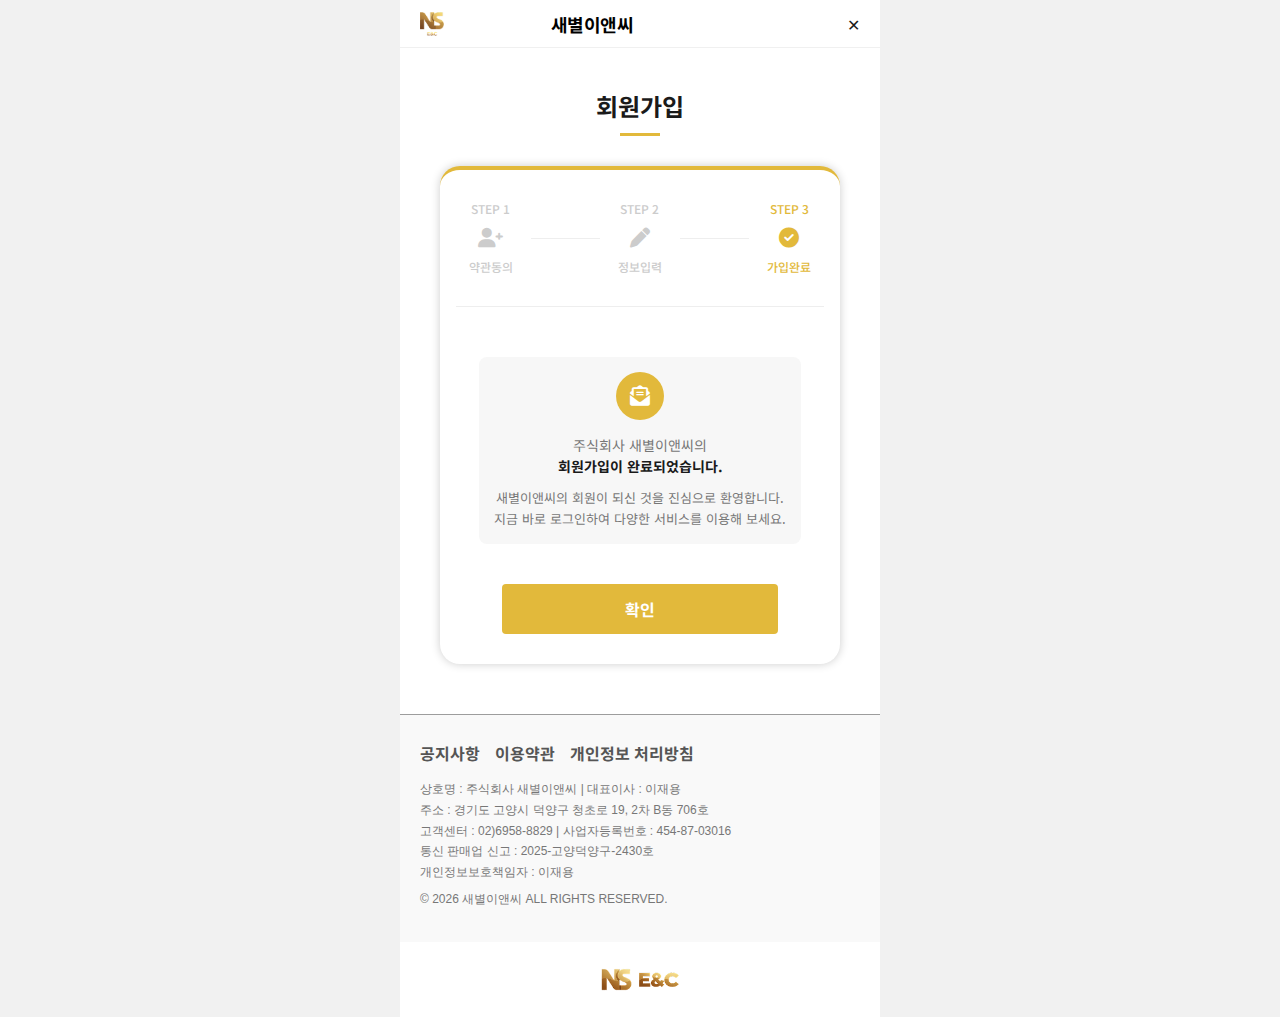
<file: join_end.html>
<!DOCTYPE html>
<html lang="ko">
<head>
    <meta charset="UTF-8">
    <meta name="viewport" content="width=device-width, initial-scale=1.0">
    <title>회원가입 완료 - 새별이앤씨</title>
    <link rel="stylesheet" href="css/reset.css">
    <link rel="stylesheet" href="css/layout.css">
    <link rel="stylesheet" href="css/components.css">
    <link rel="stylesheet" href="css/pages/join.css">
    <script src="js/common.js" defer></script>
    <link href="https://fonts.googleapis.com/css2?family=Noto+Sans+KR:wght@400;500;700&display=swap" rel="stylesheet">
    <link rel="stylesheet" href="https://cdnjs.cloudflare.com/ajax/libs/font-awesome/6.0.0/css/all.min.css">
</head>
<body>
    <div class="wrapper">
        <header class="main-header">
            <h1 class="logo">
                <a href="index.html"><img src="img/logo.png" alt="새별이앤씨"></a>
            </h1>
            <div class="header-title">새별이앤씨</div>
            <div id="openIcon" class="toggle-btn" onclick="handleMenu(true)">
                <span class="line"></span>
                <span class="line"></span>
                <span class="line"></span>
            </div>
            <div id="closeIcon" class="close-mark" onclick="handleMenu(false)">✕</div>                
        </header>

        <main class="container join-container">
            <section class="join-title-area">
                <h2 class="join-page-title">회원가입</h2>
                <div class="title-underline"></div>
            </section>

            <section class="join-form-section">
                <div class="join-form">
                    
                    <div class="join-steps">
                        <div class="step">
                            <span class="step-num">STEP 1</span>
                            <div class="step-icon"><i class="fas fa-user-plus"></i></div>
                            <span class="step-txt">약관동의</span>
                        </div>
                        <div class="step-line"></div>
                        <div class="step">
                            <span class="step-num">STEP 2</span>
                            <div class="step-icon"><i class="fas fa-pen"></i></div>
                            <span class="step-txt">정보입력</span>
                        </div>
                        <div class="step-line"></div>
                        <div class="step active">
                            <span class="step-num">STEP 3</span>
                            <div class="step-icon"><i class="fas fa-check-circle"></i></div>
                            <span class="step-txt">가입완료</span>
                        </div>
                    </div>
                    <div class="join-line"></div>
                    <div class="join-result-box">
                        <div class="end-icon">
                            <i class="fas fa-envelope-open-text"></i>
                        </div>
                        <div class="end-msg">
                            <p>주식회사 새별이앤씨의<br><strong>회원가입이 완료되었습니다.</strong></p>
                            <p class="sub-txt">새별이앤씨의 회원이 되신 것을 진심으로 환영합니다. 지금 바로 로그인하여 다양한 서비스를 이용해 보세요.</p>
                        </div>
                    </div>

                    <a href="login.html" class="btn-join-complete">확인</a>
                </div>
            </section>
        </main>

        <footer class="main-footer">
            <nav class="footer-nav">
                <a href="#">공지사항</a>
                <a href="#">이용약관</a>
                <a href="#">개인정보 처리방침</a>
            </nav>
            <div class="footer-info">
                <p>상호명 : 주식회사 새별이앤씨 | 대표이사 : 이재용</p>
                <p>주소 : 경기도 고양시 덕양구 청초로 19, 2차 B동 706호</p>
                <p>고객센터 : 02)6958-8829 | 사업자등록번호 : 454-87-03016</p>
                <p>통신 판매업 신고 : 2025-고양덕양구-2430호</p>
                <p>개인정보보호책임자 : 이재용</p>
                <p class="copyright">© 2026 새별이앤씨 ALL RIGHTS RESERVED.</p>
            </div>
        </footer>
        <div class="footer-logo-area">
            <img src="img/footer-logo.png" alt="NS E&C Logo">
        </div>
    </div>
</body>
</html>
</file>
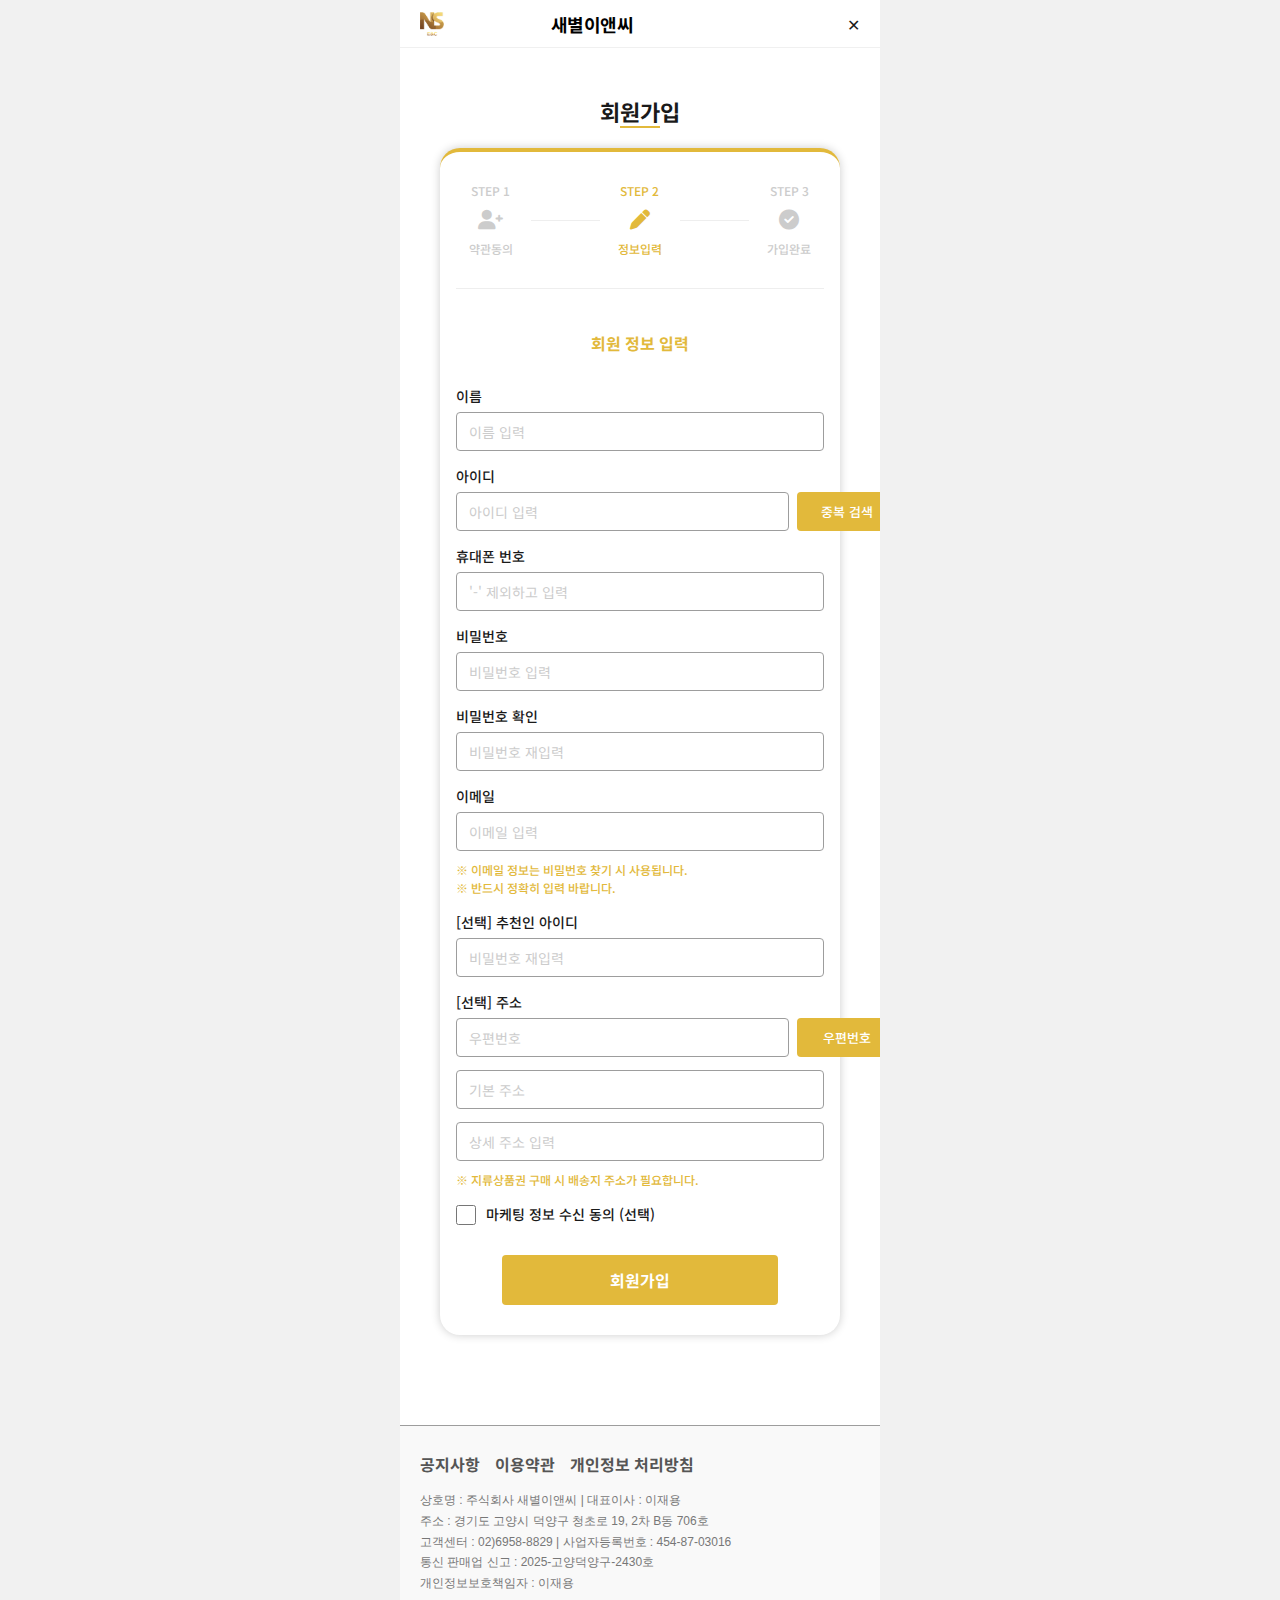
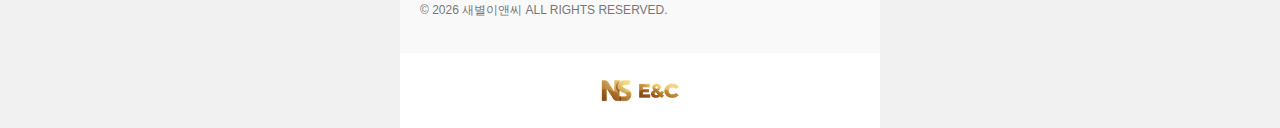
<file: Join_write.html>
<!DOCTYPE html>
<html lang="ko">
<head>
    <meta charset="UTF-8">
    <meta name="viewport" content="width=device-width, initial-scale=1.0">
    <title>회원가입 정보입력 - 새별이앤씨</title>
    <link rel="stylesheet" href="css/reset.css">
    <link rel="stylesheet" href="css/layout.css">
    <link rel="stylesheet" href="css/components.css">
    <link rel="stylesheet" href="css/pages/join.css">
    <script src="js/common.js" defer></script>
    <link href="https://fonts.googleapis.com/css2?family=Noto+Sans+KR:wght@400;500;700&display=swap" rel="stylesheet">
    <link rel="stylesheet" href="https://cdnjs.cloudflare.com/ajax/libs/font-awesome/6.0.0/css/all.min.css">
</head>
<body>
    <div class="wrapper">
        <header class="main-header">
            <h1 class="logo">
                <a href="index.html"><img src="img/logo.png" alt="새별이앤씨"></a>
            </h1>
            <div class="header-title">새별이앤씨</div>
            <div id="openIcon" class="toggle-btn" onclick="handleMenu(true)">
                <span class="line"></span>
                <span class="line"></span>
                <span class="line"></span>
            </div>
            <div id="closeIcon" class="close-mark" onclick="handleMenu(false)">✕</div>                
        </header>

        <main class="container page-container">
            <section class="page-title-area">
                <h2 class="page-title">회원가입</h2>
                <div class="page-underline"></div>
            </section>
            <section class="join-form-section">
                <form class="join-form join-write-form">
                    
                    <div class="join-steps">
                        <div class="step">
                            <span class="step-num">STEP 1</span>
                            <div class="step-icon"><i class="fas fa-user-plus"></i></div>
                            <span class="step-txt">약관동의</span>
                        </div>
                        <div class="step-line"></div>
                        <div class="step active">
                            <span class="step-num">STEP 2</span>
                            <div class="step-icon"><i class="fas fa-pen"></i></div>
                            <span class="step-txt">정보입력</span>
                        </div>
                        <div class="step-line"></div>
                        <div class="step">
                            <span class="step-num">STEP 3</span>
                            <div class="step-icon"><i class="fas fa-check-circle"></i></div>
                            <span class="step-txt">가입완료</span>
                        </div>
                    </div>
                    <div class="join-line"></div>
                    <h3 class="join-sub-title">회원 정보 입력</h3>

                    <div class="input-container">
                        <div class="write-row">
                            <label class="input-label">이름</label>
                            <input type="text" class="write-input" placeholder="이름 입력">
                        </div>

                        <div class="write-row">
                            <label class="input-label">아이디</label>
                            <div class="input-with-btn">
                                <input type="text" class="write-input" placeholder="아이디 입력">
                                <button type="button" class="side-btn">중복 검색</button>
                            </div>
                        </div>

                        <div class="write-row">
                            <label class="input-label">휴대폰 번호</label>
                            <input type="tel" class="write-input" placeholder="'-' 제외하고 입력">
                        </div>

                        <div class="write-row">
                            <label class="input-label">비밀번호</label>
                            <input type="password" class="write-input" placeholder="비밀번호 입력">
                        </div>

                        <div class="write-row">
                            <label class="input-label">비밀번호 확인</label>
                            <input type="password" class="write-input" placeholder="비밀번호 재입력">
                        </div>

                        <div class="write-row">
                            <label class="input-label">이메일</label>
                            <input type="password" class="write-input" placeholder="이메일 입력">
                            <p class="join-info-msg">※ 이메일 정보는 비밀번호 찾기 시 사용됩니다.
                                <br/>※ 반드시 정확히 입력 바랍니다.
                            </p>
                        </div>

                        <div class="write-row">
                            <label class="input-label">[선택] 추천인 아이디</label>
                            <input type="password" class="write-input" placeholder="비밀번호 재입력">
                        </div>

                        <div class="write-row">
                            <label class="input-label">[선택] 주소</label>
                            <div class="input-with-btn">
                                <input type="text" class="write-input" placeholder="우편번호">
                                <button type="button" class="side-btn">우편번호</button>
                            </div>
                            <input type="text" class="write-input mt-8" placeholder="기본 주소">
                            <input type="text" class="write-input mt-8" placeholder="상세 주소 입력">
                            <p class="join-info-msg">※ 지류상품권 구매 시 배송지 주소가 필요합니다.</p>
                        </div>
                        <div class="agree-row">
                            <input type="checkbox" id="smsAgree" class="custom-check">
                            <label for="smsAgree" class="receive-label">마케팅 정보 수신 동의 (선택)</label>
                        </div>
                    </div>

                    <button type="submit" class="btn-join-submit">회원가입</button>
                </form>
            </section>
        </main>

        <footer class="main-footer">
            <nav class="footer-nav">
                <a href="#">공지사항</a>
                <a href="#">이용약관</a>
                <a href="#">개인정보 처리방침</a>
            </nav>
            <div class="footer-info">
                <p>상호명 : 주식회사 새별이앤씨 | 대표이사 : 이재용</p>
                <p>주소 : 경기도 고양시 덕양구 청초로 19, 2차 B동 706호</p>
                <p>고객센터 : 02)6958-8829 | 사업자등록번호 : 454-87-03016</p>
                <p>통신 판매업 신고 : 2025-고양덕양구-2430호</p>
                <p>개인정보보호책임자 : 이재용</p>
                <p class="copyright">© 2026 새별이앤씨 ALL RIGHTS RESERVED.</p>
            </div>
        </footer>
        <div class="footer-logo-area">
            <img src="img/footer-logo.png" alt="NS E&C Logo">
        </div>
    </div>
</body>
</html>
</file>
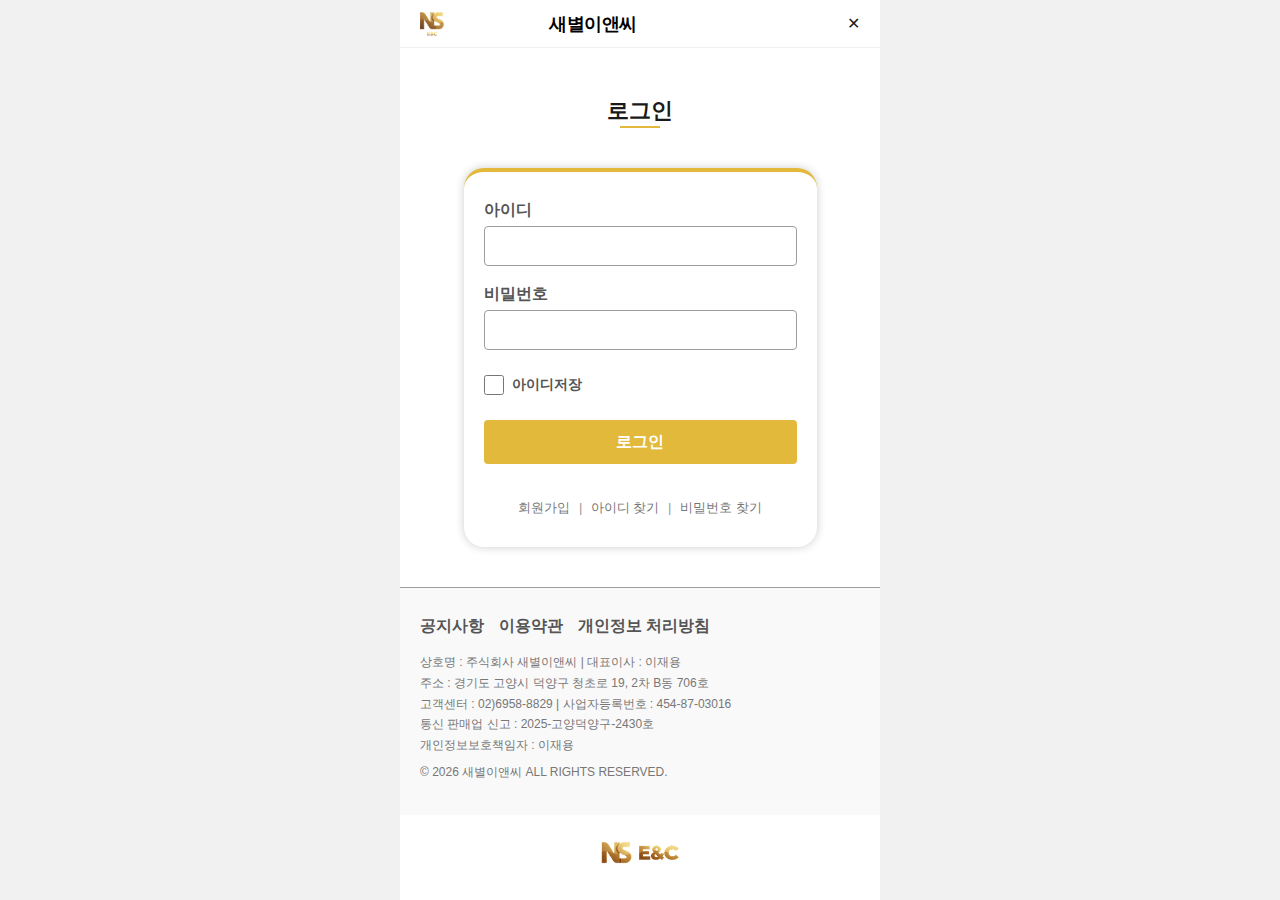
<file: login.html>
<!DOCTYPE html>
<html lang="ko">
<head>
    <meta charset="UTF-8">
    <meta name="viewport" content="width=device-width, initial-scale=1.0">
    <title>로그인 - 새별이앤씨</title>
    <link rel="stylesheet" href="css/reset.css">
    <link rel="stylesheet" href="css/layout.css">
    <link rel="stylesheet" href="css/components.css">
    <link rel="stylesheet" href="css/pages/login.css">
    <script src="js/common.js" defer></script>
</head>
<body>
    <div class="wrapper">
        <header class="main-header">
            <h1 class="logo">
                <a href="index.html"><img src="img/logo.png" alt="새별이앤씨"></a>
            </h1>
            <div class="header-title">새별이앤씨</div>
            <div id="openIcon" class="toggle-btn" onclick="handleMenu(true)">
                <span class="line"></span>
                <span class="line"></span>
                <span class="line"></span>
            </div>
            <div id="closeIcon" class="close-mark" onclick="handleMenu(false)">✕</div>                
        </header>

        <main class="container login-container">
            <section class="login-title-area">
                <h2 class="login-page-title">로그인</h2>
                <div class="title-underline"></div>
            </section>

            <section class="login-form-section">
                <form class="login-form">
                    <div class="input-group">
                        <label for="user-id">아이디</label>
                        <input type="text" id="user-id" class="login-input">
                    </div>

                    <div class="input-group">
                        <label for="user-pw">비밀번호</label>
                        <input type="password" id="user-pw" class="login-input">
                    </div>

                    <div class="login-helper">
                        <div class="save-id">
                            <input type="checkbox" id="save-id-check" class="login-check">
                            <label for="save-id-check">아이디저장</label>
                        </div>
                    </div>

                    <button type="submit" class="login-submit-btn">로그인</button>

                    <div class="login-links">
                        <a href="#">회원가입</a> | <a href="#">아이디 찾기</a> | <a href="#">비밀번호 찾기</a>
                    </div>
                </form>
            </section>
        </main>

        <footer class="main-footer">
            <nav class="footer-nav">
                <a href="#">공지사항</a>
                <a href="#">이용약관</a>
                <a href="#">개인정보 처리방침</a>
            </nav>
            <div class="footer-info">
                <p>상호명 : 주식회사 새별이앤씨 | 대표이사 : 이재용</p>
                <p>주소 : 경기도 고양시 덕양구 청초로 19, 2차 B동 706호</p>
                <p>고객센터 : 02)6958-8829 | 사업자등록번호 : 454-87-03016</p>
                <p>통신 판매업 신고 : 2025-고양덕양구-2430호</p>
                <p>개인정보보호책임자 : 이재용</p>
                <p class="copyright">© 2026 새별이앤씨 ALL RIGHTS RESERVED.</p>
            </div>
        </footer>

        <div class="footer-logo-area">
            <img src="img/footer-logo.png" alt="NS E&C Logo">
        </div>
    </div>

</body>
</html>
</file>
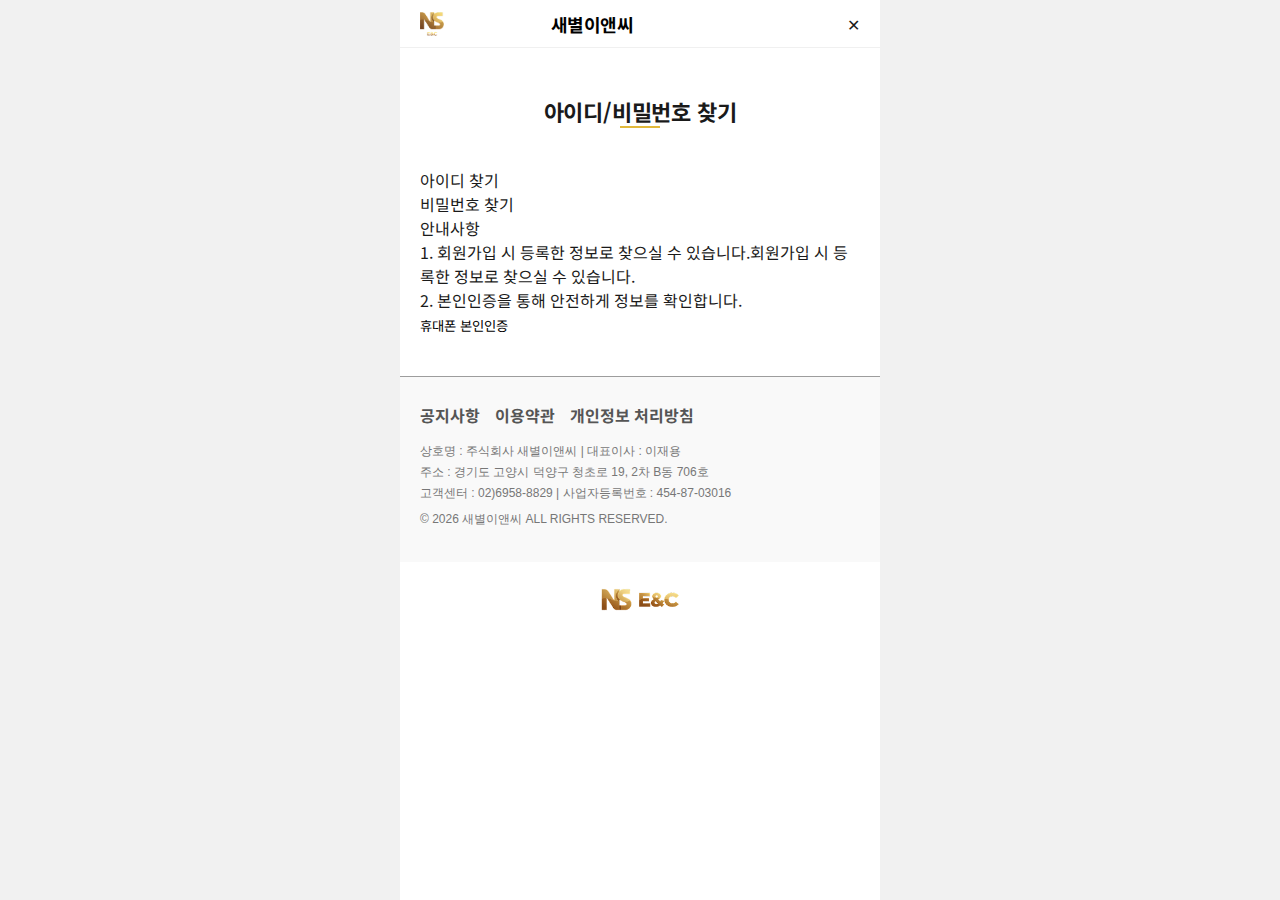
<file: login_search.html>
<!DOCTYPE html>
<html lang="ko">
<head>
    <meta charset="UTF-8">
    <meta name="viewport" content="width=device-width, initial-scale=1.0">
    <title>아이디/비밀번호 찾기 - 새별이앤씨</title>
    <link rel="stylesheet" href="css/reset.css">
    <link rel="stylesheet" href="css/layout.css">
    <link rel="stylesheet" href="css/components.css">
    <link rel="stylesheet" href="css/pages/login.css">
    <script src="js/common.js" defer></script>
    <link href="https://fonts.googleapis.com/css2?family=Noto+Sans+KR:wght@400;500;700&display=swap" rel="stylesheet">
    <link rel="stylesheet" href="https://cdnjs.cloudflare.com/ajax/libs/font-awesome/6.0.0/css/all.min.css">
</head>
<body>
    <div class="wrapper">
        <header class="main-header">
            <h1 class="logo">
                <a href="index.html"><img src="img/logo.png" alt="새별이앤씨"></a>
            </h1>
            <div class="header-title">새별이앤씨</div>
            <div id="openIcon" class="toggle-btn" onclick="handleMenu(true)">
                <span class="line"></span>
                <span class="line"></span>
                <span class="line"></span>
            </div>
            <div id="closeIcon" class="close-mark" onclick="handleMenu(false)">✕</div>                
        </header>

        <main class="container login-container">
            <section class="login-title-area">
                <h2 class="login-page-title">아이디/비밀번호 찾기</h2>
                <div class="title-underline"></div>
            </section>

            <section class="search-form-section">
                <div class="search-form-box">
                    <div class="search-tab-nav">
                        <div class="search-tab active">아이디 찾기</div>
                        <div class="search-tab">비밀번호 찾기</div>
                    </div>

                    <div class="search-info-box">
                        <p class="info-title">안내사항</p>
                        <div class="info-line"></div>
                        <div class="info-list-container">
                            <p class="info-item">1. 회원가입 시 등록한 정보로 찾으실 수 있습니다.회원가입 시 등록한 정보로 찾으실 수 있습니다.</p>
                            <p class="info-item">2. 본인인증을 통해 안전하게 정보를 확인합니다.</p>
                        </div>
                    </div>

                    <button type="submit" class="btn-search-submit">휴대폰 본인인증</button>
                </div>
            </section>
        </main>

        <footer class="main-footer">
            <nav class="footer-nav">
                <a href="#">공지사항</a>
                <a href="#">이용약관</a>
                <a href="#">개인정보 처리방침</a>
            </nav>
            <div class="footer-info">
                <p>상호명 : 주식회사 새별이앤씨 | 대표이사 : 이재용</p>
                <p>주소 : 경기도 고양시 덕양구 청초로 19, 2차 B동 706호</p>
                <p>고객센터 : 02)6958-8829 | 사업자등록번호 : 454-87-03016</p>
                <p class="copyright">© 2026 새별이앤씨 ALL RIGHTS RESERVED.</p>
            </div>
        </footer>
        <div class="footer-logo-area">
            <img src="img/footer-logo.png" alt="NS E&C Logo">
        </div>
    </div>
</body>
</html>
</file>
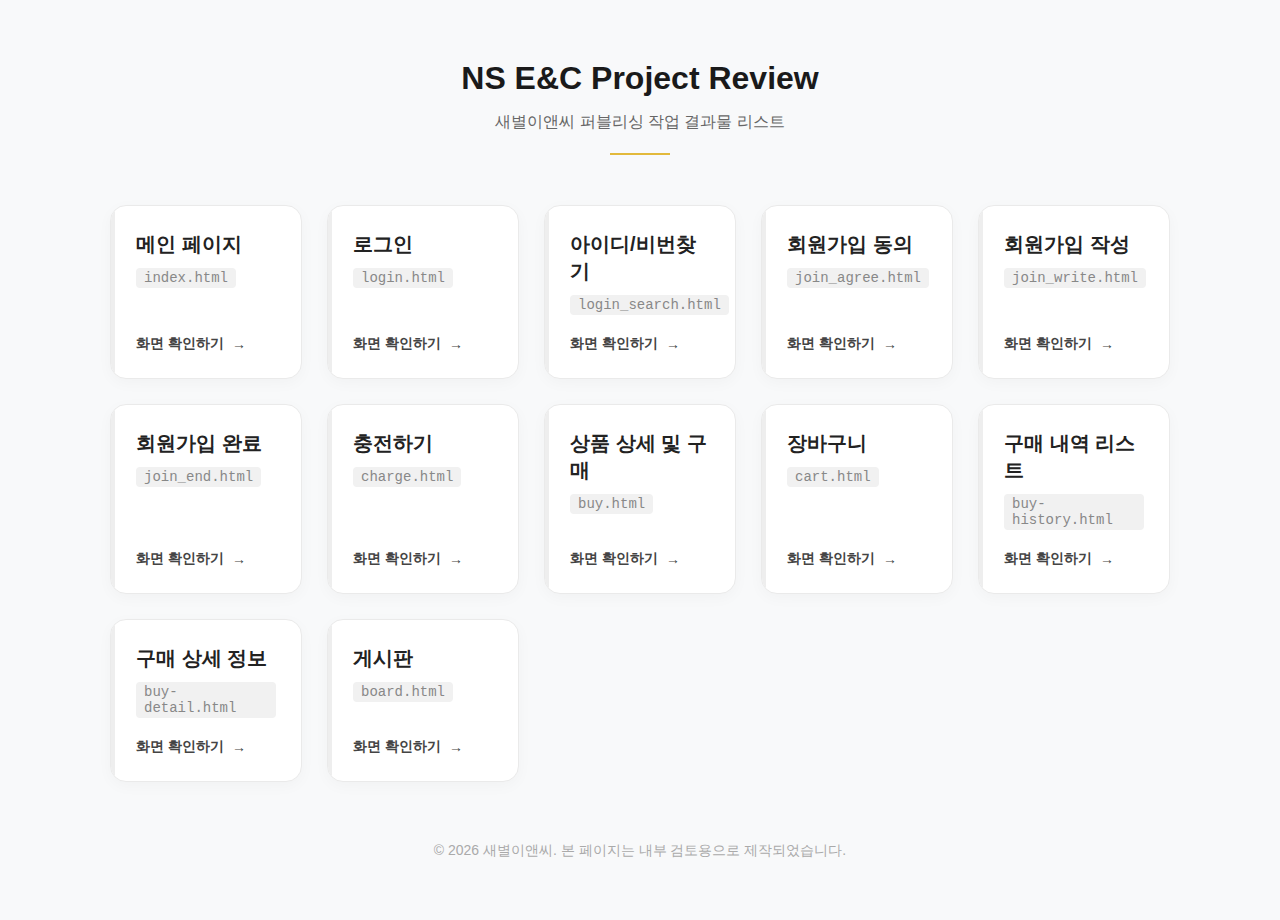
<file: review.html>
<!DOCTYPE html>
<html lang="ko">
<head>
    <meta charset="UTF-8">
    <meta name="viewport" content="width=device-width, initial-scale=1.0">
    <title>새별이앤씨 프로젝트 리뷰 - PC 가이드</title>
    <link rel="stylesheet" href="css/reset.css">
    <link rel="stylesheet" href="css/layout.css">
    <link rel="stylesheet" href="css/components.css">
    <style>
        /* PC 리뷰 페이지 전용 그리드 스타일 */
        body {
            background-color: #F8F9FA;
            font-family: "Noto Sans KR", sans-serif;
        }
        .review-container {
            padding: 60px 20px;
            max-width: 1100px; /* PC 화면에 적합한 너비 */
            margin: 0 auto;
        }
        .review-header {
            text-align: center;
            margin-bottom: 50px;
        }
        .review-header h1 {
            font-size: 32px;
            color: #1A1A1A;
            margin-bottom: 15px;
            font-weight: 700;
        }
        .review-header p {
            color: #666;
            font-size: 16px;
        }
        
        /* 그리드 시스템: 한 줄에 3개 배치 */
        .review-grid {
            display: grid;
            grid-template-columns: repeat(5, 1fr); /* 핵심: 3열 나열 */
            gap: 25px;
        }

        .review-card {
            display: flex;
            flex-direction: column;
            background: #FFF;
            border-radius: 16px;
            border: 1px solid #EAEAEA;
            padding: 25px;
            text-decoration: none;
            transition: all 0.3s ease;
            box-shadow: 0 4px 15px rgba(0,0,0,0.03);
            position: relative;
            overflow: hidden;
        }

        /* 호버 시 포인트 컬러 적용 */
        .review-card:hover {
            border-color: var(--Brand-NSC, #E2B93B);
            transform: translateY(-8px);
            box-shadow: 0 12px 25px rgba(226, 185, 59, 0.15);
        }

        .review-card::before {
            content: '';
            position: absolute;
            top: 0;
            left: 0;
            width: 4px;
            height: 100%;
            background: #EEE;
            transition: background 0.3s;
        }
        .review-card:hover::before {
            background: var(--Brand-NSC, #E2B93B);
        }

        .page-category {
            font-size: 12px;
            color: var(--Brand-NSC, #E2B93B);
            font-weight: 700;
            margin-bottom: 8px;
            text-transform: uppercase;
        }

        .page-name {
            font-size: 20px;
            font-weight: 700;
            color: #222;
            margin-bottom: 10px;
        }

        .file-info {
            display: flex;
            align-items: center;
            gap: 6px;
            margin-bottom: 20px;
        }

        .file-name {
            font-size: 14px;
            color: #888;
            font-family: 'Consolas', monospace;
            background: #F1F1F1;
            padding: 2px 8px;
            border-radius: 4px;
        }

        .view-link {
            margin-top: auto;
            display: inline-flex;
            align-items: center;
            color: #444;
            font-size: 14px;
            font-weight: 600;
        }

        .view-link::after {
            content: '→';
            margin-left: 8px;
            transition: transform 0.2s;
        }
        .review-card:hover .view-link::after {
            transform: translateX(5px);
        }

        /* 반응형: 화면이 작아지면 2개, 더 작아지면 1개로 조정 */
        @media (max-width: 900px) {
            .review-grid { grid-template-columns: repeat(2, 1fr); }
        }
        @media (max-width: 600px) {
            .review-grid { grid-template-columns: 1fr; }
        }

        .footer-text {
            margin-top: 60px;
            text-align: center;
            font-size: 14px;
            color: #AAA;
        }
    </style>
</head>
<body>

    <div class="review-container">
        <header class="review-header">
            <h1>NS E&C Project Review</h1>
            <p>새별이앤씨 퍼블리싱 작업 결과물 리스트</p>
            <div class="page-underline" style="margin: 20px auto; width: 60px;"></div>
        </header>

        <div class="review-grid">
            <a href="index.html" class="review-card">
                <span class="page-name">메인 페이지</span>
                <div class="file-info">
                    <span class="file-name">index.html</span>
                </div>
                <span class="view-link">화면 확인하기</span>
            </a>

            <a href="login.html" class="review-card">
                <span class="page-name">로그인</span>
                <div class="file-info">
                    <span class="file-name">login.html</span>
                </div>
                <span class="view-link">화면 확인하기</span>
            </a>

            <a href="login_search.html" class="review-card">
                <span class="page-name">아이디/비번찾기</span>
                <div class="file-info">
                    <span class="file-name">login_search.html</span>
                </div>
                <span class="view-link">화면 확인하기</span>
            </a>

            <a href="join_agree.html" class="review-card">
                <span class="page-name">회원가입 동의</span>
                <div class="file-info">
                    <span class="file-name">join_agree.html</span>
                </div>
                <span class="view-link">화면 확인하기</span>
            </a>

            <a href="join_write.html" class="review-card">
                <span class="page-name">회원가입 작성</span>
                <div class="file-info">
                    <span class="file-name">join_write.html</span>
                </div>
                <span class="view-link">화면 확인하기</span>
            </a>
            
            <a href="join_end.html" class="review-card">
                <span class="page-name">회원가입 완료</span>
                <div class="file-info">
                    <span class="file-name">join_end.html</span>
                </div>
                <span class="view-link">화면 확인하기</span>
            </a>

            <a href="charge.html" class="review-card">
                <span class="page-name">충전하기</span>
                <div class="file-info">
                    <span class="file-name">charge.html</span>
                </div>
                <span class="view-link">화면 확인하기</span>
            </a>            

            <a href="buy.html" class="review-card">
                <span class="page-name">상품 상세 및 구매</span>
                <div class="file-info">
                    <span class="file-name">buy.html</span>
                </div>
                <span class="view-link">화면 확인하기</span>
            </a>

            <a href="cart.html" class="review-card">
                <span class="page-name">장바구니</span>
                <div class="file-info">
                    <span class="file-name">cart.html</span>
                </div>
                <span class="view-link">화면 확인하기</span>
            </a>

            <a href="buy-history.html" class="review-card">
                <span class="page-name">구매 내역 리스트</span>
                <div class="file-info">
                    <span class="file-name">buy-history.html</span>
                </div>
                <span class="view-link">화면 확인하기</span>
            </a>

            <a href="buy-detail.html" class="review-card">
                <span class="page-name">구매 상세 정보</span>
                <div class="file-info">
                    <span class="file-name">buy-detail.html</span>
                </div>
                <span class="view-link">화면 확인하기</span>
            </a>

            <a href="board.html" class="review-card">
                <span class="page-name">게시판</span>
                <div class="file-info">
                    <span class="file-name">board.html</span>
                </div>
                <span class="view-link">화면 확인하기</span>
            </a>
        </div>

        <p class="footer-text">© 2026 새별이앤씨. 본 페이지는 내부 검토용으로 제작되었습니다.</p>
    </div>

</body>
</html>
</file>
<file: css/layout.css>
/* -----------------------------------------------------------
   [Layout] 전체 레이아웃 및 헤더
   ----------------------------------------------------------- */

:root {
/* 폰트 관련 */
    --font-main: "Noto Sans KR", sans-serif;
    
    /* 컬러 관련 */
    --color-black: #1A1A1A;
    --color-gray-dark: #555555;
    --color-brand: #E2B93B;

    /* 추가된 공통 컬러/효과 */
    --color-bg-gray: #F7F7F7;      /* 약관 배경 등 */
    --color-line-light: #EEEEEE;   /* 연한 구분선 */
    --color-line-gray: #9D9D9D;    /* 인풋 테두리 */
    --color-line-medium: #CCCCCC;  /* 비활성/체크박스 테두리 */
    --color-text-light: #777777;   /* 유의사항 등 연한 글씨 */
    --color-white: #FFFFFF;
    
    /* 공통 효과 */
    --shadow-basic: 0 0 10px 0 rgba(0, 0, 0, 0.10);
    --shadow-join: 0 0 10px 0 rgba(0, 0, 0, 0.20); /* 조금 더 진한 그림자 */
    --radius-default: 10px;
}

/* layout.css 또는 reset.css 상단 */
body, input, button, textarea, select {
    font-family: var(--font-main);
}

/* 1. 기본 초기화 */
body {
    background-color: #f1f1f1; /* 배경색을 주면 480px 영역이 돋보입니다 */
    font-family: var(--font-main);
    color: var(--color-black);
    display: flex;
    flex-direction: column;
    align-items: center;
}

/* 2. 레이아웃 컨테이너 */
.wrapper {
    width: 100%;
    max-width: 480px; /* 현재 프로젝트 가이드 수치 */
    background: #FFF;
    min-height: 100dvh;
    display: flex;
    flex-direction: column;
    position: relative; /* 하위 fixed 요소의 기준점 역할 보조 */

    /* [핵심 추가] 자식의 마진이 부모를 밀어내지 못하게 방어합니다 */
    overflow: hidden;
}

/* 3. 헤더 (이전 연습 코드의 fixed 방식 적용) */
.main-header {
    display: flex;
    height: 48px; 
    padding: 0 20px;
    align-items: center;
    justify-content: space-between;
    
    background: #FFF;
    position: fixed; 
    top: 0;
    /* 수정 포인트: width를 100% 대신 부모 너비를 따르게 하거나 직접 지정 */
    width: 100%; 
    max-width: 480px; 
    
    /* 추가 포인트: fixed 요소는 left: 50%와 transform을 써야 중앙 정렬이 정확합니다 */
    left: 50%;
    transform: translateX(-50%);
    
    z-index: 10001;
    border-bottom: 1px solid #f0f0f0;
    box-sizing: border-box;
}

/* 4. 컨테이너 (헤더가 fixed이므로 그만큼 여백을 줘야 함) */
.container {
    width: 100%;
    display: flex;
    flex-direction: column;
    align-items: center;
    /* 헤더 높이가 48px이므로 본문이 가려지지 않게 여백 추가 */
    padding-top: 48px; 
}

/* 섹션 공통 여백 (헤더 이후 작업용) */
.section {
    width: 100%;
    padding: 40px 20px;
    box-sizing: border-box;
}

/* -----------------------------------------------------------
   [Layout] 서브페이지 레이아웃,문구,언더라인
   ----------------------------------------------------------- */
.page-container {
    width: 100%;
    padding: 100px 20px 40px; 
    display: flex;
    flex-direction: column;
    align-items: center;
    box-sizing: border-box;
}

/* 페이지 문구 및 밑줄 */
.page-title-area {
    display: flex;
    flex-direction: column;
    align-items: center;
    gap: 4px; /* 선과 글자 사이 간격 */
    margin-bottom: 20px; /* 타이틀과 폼 박스 사이 간격 */
    align-self: stretch;
}

.page-title {
    color: #1A1A1A;
    text-align: center;
    font-size: 22px;
    font-weight: 700;
    /* line-height를 1로 주어 불필요한 상하 여백 제거 */
    line-height: 1; 
    letter-spacing: -0.22px;
    margin: 0;
}

.page-underline {
    width: 40px;
    height: 2px;
    background: #E2B93B;
}

/* -----------------------------------------------------------
   [Layout] Footer 스타일
   ----------------------------------------------------------- */

.main-footer {
    display: flex;
    flex-direction: column;
    align-items: flex-start;
    align-self: stretch;
    border-top: 1px solid #9D9D9D; /* Figma: Line-Gray2 */
    background: #F9F9F9; /* Figma: Bg-Gray4 */
    padding: 30px 20px; /* 내부 여백 확보 */
}

/* 이용약관 등 상단 링크 영역 */
.footer-nav {
    display: flex;
    gap: 15px;
    margin-bottom: 20px;
}

.footer-nav a {
    color: #555555; /* Figma: Font-Gray1 */
    font-family: "Noto Sans KR", sans-serif;
    font-size: 16px;
    font-weight: 700;
    line-height: 100%;
    text-decoration: none;
}

/* 회사 정보 영역 */
.footer-info {
    color: #777777; /* Figma: Font-Gray2 */
    font-family: "Inter", sans-serif;
    font-size: 12px;
    font-weight: 400;
    line-height: 140%;
}

.footer-info p {
    margin-bottom: 4px;
}

.footer-info .copyright {
    margin-top: 10px;
}

/* 푸터 로고 영역 (흰색 배경 부분) */
.footer-logo-area {
    display: flex;
    padding: 20px 0; /* padding 수치는 화면폭에 맞춰 조정 */
    justify-content: center;
    align-items: center;
    align-self: stretch;
    background: #FFF;
}

.footer-logo-area img {
    height: 35px; /* 로고 이미지 크기에 맞춰 조정 */
    width: auto;
}

/* 모든 텍스트형 input과 textarea에 포커스 효과 적용 */
input[type="text"]:focus,
input[type="password"]:focus,
input[type="tel"]:focus,
input[type="email"]:focus,
textarea:focus {
    outline: none; /* 브라우저 기본 파란색 테두리 제거 */
    border-color: var(--color-brand) !important; /* 골드 색상으로 변경 */
    box-shadow: 0 0 5px rgba(226, 185, 59, 0.3); /* 은은한 골드 빛 광채 효과 추가 */
    transition: border-color 0.3s ease, box-shadow 0.3s ease; /* 부드러운 변화 */
}
</file>
<file: css/components.css>
/* -----------------------------------------------------------
   [Components] 재사용 가능한 UI 요소
   ----------------------------------------------------------- */

/* 로고 컴포넌트 */
.logo {
    display: flex;
    align-items: center;
}

.logo a {
    display: block;
}

.logo img {
    height: 24px; /* Figma에서 로고의 높이값을 확인 후 조정하세요 */
    width: auto;
    display: block;
}

/* 헤더 타이틀 텍스트 (로고 옆 "새별이앤씨") */
.header-title {
    font-size: 18px;
    font-weight: 700;
    color: #000;
    letter-spacing: -0.5px;
}

/* 햄버거 메뉴 버튼 */
.btn-menu {
    width: 24px;
    height: 24px;
    display: flex;
    flex-direction: column;
    justify-content: space-around;
    background: none;
    border: none;
    cursor: pointer;
    padding: 2px;
}

/* 햄버거 선 스타일 (이미지 대신 CSS로 만들 경우) */
.btn-menu span {
    display: block;
    width: 100%;
    height: 2px;
    background-color: #000;
    border-radius: 2px;
}

/* 상품 그리드 컨테이너 */
.product-grid {
    display: grid;
    /* 1행에 2개씩 배치, 간격은 Figma의 gap인 15px */
    grid-template-columns: repeat(2, 1fr); 
    gap: 15px;
    padding: 40px 10px 10px 10px; /* Figma 수치 반영 */
    align-self: stretch;
    background: #FFF;
}

/* 개별 상품 카드 */
.product-card {
    display: flex;
    flex-direction: column;
    align-items: center;
    justify-content: center;
    padding: 28px 29px; /* Figma 수치 반영 */
    
    background: #FFF;
    border-radius: 10px;
    /* Figma의 그림자 효과 */
    box-shadow: 0 0 10px 0 rgba(0, 0, 0, 0.10);
    
    /* 카드가 너무 작아지거나 커지지 않게 조정 */
    min-width: 0; 
}

/* 카드 내 이미지 스타일 */
.product-card img {
    width: 100%;
    height: auto;
    object-fit: contain;
}
</file>
<file: css/pages/index.css>
/* -----------------------------------------------------------
   [Page] Index 전용 스타일 (Optimized)
   ----------------------------------------------------------- */

/* 메인 배너 영역 */
.index-hero {
    display: flex;
    padding-top: 20px;
    flex-direction: column;
    align-items: center; /* 이미지를 중앙으로 정렬 */
    align-self: stretch;
}

.index-hero img {
    width: 100%;
    max-width: 353px; /* 고객센터/배너 박스와 폭을 맞춤 */
    height: auto;
    border-radius: 8px;
    display: block;
}

/* 섹션 타이틀 공통 (상단/중단 타이틀 통합 관리 가능) */
.intro-title, .mid-title {
    display: flex;
    flex-direction: column;
    justify-content: center;
    align-self: stretch;
    text-align: center;
    font-size: 22px;
    font-weight: 700;
    line-height: 140%;
    letter-spacing: -0.22px;
    color: var(--color-black);
    min-height: 61px;
}

.intro-text-area { padding-top: 40px; gap: 5px; }
.mid-title { margin: 40px 0 20px; width: 100%; }

/* 서브 문구 */
.intro-desc {
    display: flex;
    min-height: 61px;
    flex-direction: column;
    justify-content: center;
    align-self: stretch;
    text-align: center;
    color: var(--color-gray-dark);
    font-size: 14px;
    font-weight: 400;
    line-height: 150%;
}

/* 공통 카드 스타일 (이미지 배너 & 고객센터 박스) */
.banner-item, .cs-box {
    display: flex;
    width: 100%;
    max-width: 353px;
    background: #FFF;
    border-radius: var(--radius-default);
    box-shadow: var(--shadow-basic);
    box-sizing: border-box;
}

/* 이미지 배너 섹션 */
.banner-section {
    display: flex;
    padding: 40px 10px 10px 10px;
    flex-direction: column;
    align-items: center;
    gap: 15px;
    align-self: stretch;
}

.banner-item {
    height: 157px;
    overflow: hidden;
    position: relative;
}

.banner-item img {
    width: 100%;
    height: 100%;
    object-fit: contain;
}

/* 고객센터 섹션 */
.cs-section {
    padding: 20px 10px 40px;
    display: flex;
    justify-content: center;
    width: 100%;
}

.cs-box {
    align-items: center;
    min-height: 115px;
    padding: 20px;
    gap: 15px;
}

.cs-icon { width: 60px; height: 60px; flex-shrink: 0; }
.cs-icon img { width: 100%; height: 100%; object-fit: contain; }

.cs-info-group { 
    display: flex; 
    flex-direction: column; 
    justify-content: center; 
    align-items: flex-start; /* 텍스트 왼쪽 정렬 추가 */
}

/* 고객센터 텍스트 스타일 */
.cs-title, .cs-tel { font-size: 16px; font-weight: 700; line-height: 150%; }
.cs-title { color: #000; }
.cs-tel { color: var(--color-brand); }
.cs-time { color: var(--color-gray-dark); font-size: 12px; font-weight: 500; line-height: 150%; }
</file>
<file: css/pages/board.css>
/* -----------------------------------------------------------
   [Page] Board 전용 스타일 (board.css)
   ----------------------------------------------------------- */

.board-container {
    display: flex;
    flex-direction: column;
    align-items: center;
    gap: 15px;
    width: 100%;
    /* 수정: 패딩 제거하여 넓게 사용 */
    padding: 20px 0; 
    box-sizing: border-box;
}

/* 1. board_search form */
.board-search-form {
    display: flex;
    align-items: center;
    gap: 5px;
    align-self: stretch;
}

/* 1-1. board_search select */
.board-search-select {
    display: flex;
    width: 75px; /* 약간 넓힘 */
    height: 39px;
    padding: 0 5px;
    border-radius: 4px;
    border: 1px solid var(--Line-Gray2, #9D9D9D);
    background: #FFF;
    font-size: 14px;
    font-weight: 500;
}

/* 1-2. board_search input */
.board-search-input {
    flex: 1; /* 가용한 공간을 다 채우도록 수정 */
    min-width: 150px;
    height: 39px;
    padding: 0 10px;
    border-radius: 4px;
    border: 1px solid var(--Line-Gray2, #9D9D9D);
    box-sizing: border-box;
}

/* 1-3. board_search button (텍스트 잘림 방지 수정) */
.board-search-btn {
    display: flex;
    justify-content: center;
    align-items: center;
    height: 39px;
    min-width: 65px; /* 수정: 버튼이 좁아져서 글자가 세로로 나오는 현상 방지 */
    padding: 0 10px;
    border-radius: 4px;
    background: var(--Brand-NSC, #E2B93B);
    border: none;
    color: #FFF;
    font-size: 15px;
    font-weight: 700;
    white-space: nowrap; /* 텍스트 줄바꿈 방지 강제 */
    cursor: pointer;
}

/* 2. board_search list count text */
.board-list-info {
    align-self: stretch;
    color: #777;
    font-size: 14px;
    font-weight: 400;
}

/* 3. board_search list form */
.board-list-wrapper {
    display: flex;
    flex-direction: column;
    align-self: stretch;
    border-top: 1px solid var(--Line-Gray1, #555);
    background: var(--Bg-Write, #FFF);
    box-shadow: 0 0 10px 0 rgba(0, 0, 0, 0.20);
}

.board-list-header {
    display: flex;
    height: 42px;
    align-items: center;
    background: var(--Bg-Gray3, #F5F5F5);
    font-weight: 500;
    color: #555;
    font-size: 14px;
    text-align: center;
}

.board-list-row {
    display: flex;
    height: 48px; /* 가독성을 위해 높이 약간 조정 */
    align-items: center;
    border-top: 1px solid var(--Line-Gray2, #9D9D9D);
    font-size: 13px;
    color: #333;
    text-align: center;
}

/* 컬럼 정렬 및 너비 조정 */
.col-no { width: 50px; flex-shrink: 0; }
.col-subject { flex: 1; padding: 0 10px; text-align: left; white-space: nowrap; overflow: hidden; text-overflow: ellipsis; }
.col-subject a { text-decoration: none; color: inherit; }
.col-date { width: 90px; flex-shrink: 0; color: #777; font-size: 12px; }

.badge-notice { color: var(--Brand-NSC, #E2B93B); font-weight: 700; }

/* 4. paging */
.board-paging-form {
    display: flex;
    padding: 20px 0;
    justify-content: center;
    gap: 5px;
    align-self: stretch;
}

.paging-box {
    display: flex;
    width: 28px;
    height: 28px;
    justify-content: center;
    align-items: center;
    border-radius: 2px;
    border: 1px solid var(--Line-Gray2, #9D9D9D);
    background: #FFF;
    text-decoration: none;
    color: var(--Font-Gray1, #555);
    font-size: 13px;
}

.paging-box.active {
    background: var(--Brand-NSC, #E2B93B);
    color: #FFF;
    border-color: var(--Brand-NSC, #E2B93B);
}
</file>
<file: css/pages/buy-detail.css>
/* -----------------------------------------------------------
   [Page] Buy-Detail 전용 스타일
   ----------------------------------------------------------- */

.buy-detail-container {
    display: flex;
    flex-direction: column;
    align-items: center;
    width: 100%;
    padding: 20px 0;
    gap: 15px; /* 가이드 gap 10~15px 조절 */
}

/* 1. 상단 주문 요약 그룹 */
.buy-detail-group {
    display: flex;
    width: 353px;
    height: 50px;
    padding: 10px 20px;
    align-items: center;
    gap: 10px;
    border-radius: 8px;
    background: var(--Bg-Gray3, #F5F5F5);
    box-sizing: border-box;
}

.buy-detail-group .summary-text {
    color: var(--Font-Gray1, #333);
    font-size: 16px;
    font-weight: 500;
    line-height: 150%;
}

/* 2. 브랜드 상세 카드 */
.buy-brand-detail {
    display: flex;
    width: 353px;
    padding: 0 0 10px 0;
    flex-direction: column;
    align-items: flex-start;
    border-radius: 20px;
    border-top: 4px solid var(--Brand-NSC, #E2B93B);
    background: var(--Bg-Write, #FFF);
    box-shadow: 0 0 10px 0 rgba(0, 0, 0, 0.20);
    overflow: hidden;
}

.buy-brand-header {
    display: flex;
    height: 42px;
    padding: 0 15px;
    justify-content: space-between;
    align-items: center;
    align-self: stretch;
    border-bottom: 1px solid var(--Line-Gray2, #9D9D9D);
    background: var(--Bg-Gray3, #F5F5F5);
}

.buy-brand-header .brand-title {
    color: var(--Font-Black, #1A1A1A);
    font-size: 16px;
    font-weight: 500;
}

.buy-brand-row-group {
    display: flex;
    padding: 15px;
    align-items: center;
    gap: 15px;
    align-self: stretch;
}

.brand-image {
    width: 80px;
    height: 80px;
    object-fit: contain;
    border: 1px solid var(--Line-Gray2, #F5F5F5);
    border-radius: 8px;
}

.brand-info-text {
    display: flex;
    flex-direction: column;
    justify-content: center;
    flex: 1;
    color: var(--Font-Gray1, #555);
    font-size: 14px;
    font-weight: 700;
    line-height: 150%;
    text-align: left;
}

/* 3. 바우처 카운트 영역 */
.buy-voucher-count {
    width: 353px;
    padding-top: 10px;
    color: #777;
    font-size: 14px;
    font-weight: 400;
}

/* 4. 바우처 핀번호 리스트 */
.buy-voucher-list {
    display: flex;
    flex-direction: column;
    width: 353px;
    border-top: 1px solid var(--Line-Gray1, #555);
    background: var(--Bg-Write, #FFF);
    box-shadow: 0 0 10px 0 rgba(0, 0, 0, 0.20);
    box-sizing: border-box;
}

.list-header {
    display: flex;
    width: 100%;
    height: 42px;
    padding: 0 4px;
    align-items: center;
    box-sizing: border-box;
    background: var(--Bg-Gray3, #F5F5F5);
}

.list-row-group {
    display: flex;
    width: 100%;
    height: 42px;
    padding: 0 4px;
    align-items: center;
    box-sizing: border-box;
}

.list-row-group {
    border-top: 1px solid var(--Line-Gray2, #9D9D9D);
}

.col-no { width: 50px; flex-shrink: 0; text-align: center; font-size: 14px; font-weight: 500; color: #555; }
.col-pin { flex: 1; text-align: center; font-size: 14px; font-weight: 500; color: #555; }
.col-status { width: 70px; flex-shrink: 0; text-align: center; font-size: 14px; font-weight: 500; color: #555; }

.list-row-group .col-no, 
.list-row-group .col-pin, 
.list-row-group .col-status {
    font-size: 12px; /* 가이드 4-2-1 반영 */
}

/* 5. 하단 액션 그룹 */
.buy-detail-action-group {
    display: flex;
    width: 353px;
    height: 57px;
    padding: 10px 20px;
    justify-content: center;
    align-items: center;
    gap: 10px;
    border-radius: 8px;
    background: var(--Bg-Gray3, #F5F5F5);
    box-sizing: border-box;
}

.btn-detail-back, .btn-detail-excel {
    display: flex;
    flex: 1;
    height: 100%;
    padding: 5px 7px;
    flex-direction: column;
    justify-content: center;
    align-items: center;
    border-radius: 5px;
    font-size: 12px;
    font-weight: 400;
    cursor: pointer;
}

.btn-detail-back {
    border: 1px solid var(--Line-Gray2, #9D9D9D);
    background: var(--Bg-Write, #FFF);
    color: var(--Font-Gray1, #555);
}

.btn-detail-excel {
    border: 1px solid var(--Line-SC2, #BC9428);
    background: var(--Brand-NSC, #E2B93B);
    color: var(--Font-Write, #FFF);
}
</file>
<file: css/pages/buy.css>
/* -----------------------------------------------------------
   [Page] Buy 전용 스타일 (buy.css)
   ----------------------------------------------------------- */

.buy-container {
    display: flex;
    flex-direction: column;
    align-items: center;
    width: 100%;
    padding: 20px 0;
    box-sizing: border-box;
}

/* 0. buy form */
.buy-form {
    display: flex;
    flex-direction: column;
    padding: 20px;
    gap: 15px;
    align-self: stretch;
    border-radius: 20px;
    border-top: 4px solid var(--Brand-NSC, #E2B93B);
    background: var(--Bg-Write, #FFF);
    box-shadow: 0 0 10px 0 rgba(0, 0, 0, 0.20); /* login.css 참고 */
}

/* 1. brand layout */
.brand-header {
    display: flex;
    padding: 10px 0;
    flex-direction: column;
    align-items: center;
    gap: 12px;
}

.brand-img-box {
    display: flex;
    width: 159px;
    padding: 20px;
    justify-content: center;
    align-items: center;
    border-radius: 10px;
    background: #FFF;
    box-shadow: 0 0 10px 0 rgba(0, 0, 0, 0.10);
}

.brand-img-box img { max-width: 100%; height: auto; }

.brand-name {
    color: var(--Font-Black, #1A1A1A);
    font-size: 16px;
    font-weight: 700;
    text-align: center;
}

.brand-sub-name {
    color: var(--Font-Gray1, #555);
    font-size: 14px;
    text-align: center;
}

/* 2. buy info & 6. brand detail 공통 스타일 (login_search 참고) */
.buy-info-box, .brand-detail-box {
    display: flex;
    padding: 15px;
    flex-direction: column;
    gap: 10px;
    border-radius: 8px;
    background: var(--Bg-Gray3, #F7F7F7);
}

.info-title, .detail-title {
    color: #333;
    font-size: 14px;
    font-weight: 500;
}

.info-line, .detail-line {
    width: 100%;
    height: 1px;
    background: #CCC;
}

.info-list, .detail-list {
    list-style: none;
    display: flex;
    flex-direction: column;
    gap: 8px;
    padding-left: 5px;
}

.info-list li, .detail-list li {
    color: var(--Font-Gray2, #777);
    font-size: 12px;
    line-height: 1.4;
}

/* 3. method button layout (2*2 Grid) */
.buy-method-grid {
    display: grid;
    grid-template-columns: repeat(2, 1fr);
    gap: 10px;
    padding: 10px 0;
}

.btn-method {
    display: flex;
    padding: 8px 0;
    flex-direction: column;
    justify-content: center;
    align-items: center;
    border-radius: 5px;
    cursor: pointer;
    background: #FFF;
    border: 1px solid var(--Line-Gray2, #9D9D9D);
}

.btn-method.on {
    border: 1px solid var(--Line-SC2, #BC9428);
    background: var(--Brand-NSC, #E2B93B);
}

.m-title { font-size: 12px; font-weight: 500; }
.m-price { font-size: 11px; margin-top: 2px; }

.btn-method.on .m-title, .btn-method.on .m-price { color: #FFF; }
.btn-method.off .m-title { color: #555; }
.btn-method.off .m-price { color: var(--Brand-NSC, #E2B93B); }

.buy-placeholder {
    display: flex;
    justify-content: center;
    align-items: center;
    padding: 30px 15px;
    border-radius: 8px;
    background: var(--Bg-Gray3, #F5F5F5);
    color: #999;
    font-size: 14px;
    border: 1px dashed #CCC; /* 가이드 느낌을 주기 위해 점선 처리 */
    margin: 10px 0;
}

/* 4. buy amount layout (수량조절박스) */
.buy-amount-container {
    display: flex;
    padding: 15px;
    flex-direction: column;
    gap: 10px;
    border-radius: 8px;
    background: var(--Bg-Gray3, #F5F5F5);
}

.amount-title-row {
    display: flex;
    justify-content: space-between;
    align-items: center;
}

.target-name { color: #333; font-size: 12px; font-weight: 500; }
.btn-remove { background: none; border: none; font-size: 14px; color: #999; cursor: pointer; }

.amount-control-row {
    display: flex;
    justify-content: space-between;
    align-items: center;
}

.counter-box {
    display: flex;
    align-items: center;
    gap: 5px;
    padding: 5px 10px;
    border-radius: 4px;
    border: 1px solid var(--Line-Gray2, #9D9D9D);
    background: #FFF;
}

.counter-box button { background: none; border: none; font-size: 16px; width: 20px; cursor: pointer; }
.input-count { width: 35px; border: none; text-align: center; font-size: 14px; font-weight: 700; }
/* input 화살표 제거 */
.input-count::-webkit-inner-spin-button { -webkit-appearance: none; }

.total-price-text { color: #000; font-size: 15px; font-weight: 700; }

/* 5. buy action button layout */
.buy-action-group {
    display: flex;
    gap: 10px;
}

.btn-cart, .btn-buy {
    flex: 1;
    height: 48px;
    border-radius: 5px;
    font-size: 14px;
    font-weight: 500;
    cursor: pointer;
}

.btn-cart {
    border: 1px solid var(--Line-Gray2, #9D9D9D);
    background: #FFF;
    color: #555;
}

.btn-buy {
    border: 1px solid var(--Line-SC2, #BC9428);
    background: var(--Brand-NSC, #E2B93B);
    color: #FFF;
}

/* 6-4. brand detail image */
.detail-img-area {
    width: 100%;
    margin-top: 10px;
    overflow: hidden;
}
.detail-img-area img { width: 100%; height: auto; border-radius: 4px; }
</file>
<file: css/pages/cart.css>
/* -----------------------------------------------------------
   [Page] Cart - 최적화 스타일
   ----------------------------------------------------------- */

.cart-container {
    display: flex;
    flex-direction: column;
    align-items: center;
    width: 100%;
    padding: 20px 0;
    box-sizing: border-box;
}

/* 0. cart form (사용자 수정본 반영) */
.cart-form {
    display: flex;
    padding: 16px;
    flex-direction: column;
    align-items: flex-start;
    gap: 15px;
    align-self: stretch;
    border-radius: 20px;
    border-top: 4px solid var(--Brand-NSC, #E2B93B);
    background: var(--Bg-Write, #FFF);
    box-shadow: 0 0 10px 0 rgba(0, 0, 0, 0.20);
    box-sizing: border-box; /* 패딩 충돌 방지 핵심 */
}

/* 1-1. 상단 액션 버튼 */
.cart-action-layout {
    display: flex;
    width: 100%;
    justify-content: flex-end;
    gap: 8px;
}

.btn-cart-util {
    width: 70px;
    height: 25px;
    border-radius: 5px;
    border: 1px solid var(--Line-Gray2, #9D9D9D);
    background: #FFF;
    font-size: 12px;
    color: var(--Font-Gray1, #555);
    cursor: pointer;
}

/* 1-2. 상품 리스트 구성 */
.cart-item-list {
    display: flex;
    flex-direction: column;
    gap: 12px;
    width: 100%;
}

.cart-buy-item {
    display: flex;
    align-items: center; /* 체크박스와 상품박스 세로 중앙 정렬 */
    gap: 10px;
    width: 100%;
}

.cart-check {
    width: 18px;
    height: 18px;
    flex-shrink: 0;
}

/* 4. buy amount layout (전달주신 CSS 반영) */
.buy-amount-container {
    display: flex;
    flex: 1; /* 남은 가로 공간 차지 */
    min-width: 0; /* 내부 텍스트 잘림 방지 */
    padding: 15px;
    flex-direction: column;
    gap: 10px;
    border-radius: 8px;
    background: var(--Bg-Gray3, #F5F5F5);
}

.amount-title-row {
    display: flex;
    justify-content: space-between;
    align-items: center;
}

.target-name { 
    color: #333; 
    font-size: 12px; 
    font-weight: 500;
    overflow: hidden;
    text-overflow: ellipsis;
    white-space: nowrap;
}

.btn-remove { 
    background: none; 
    border: none; 
    font-size: 14px; 
    color: #999; 
    cursor: pointer; 
}

.amount-control-row {
    display: flex;
    justify-content: space-between;
    align-items: center;
}

.counter-box {
    display: flex;
    align-items: center;
    gap: 5px;
    padding: 5px 10px;
    border-radius: 4px;
    border: 1px solid var(--Line-Gray2, #9D9D9D);
    background: #FFF;
}

.counter-box button { background: none; border: none; font-size: 16px; width: 20px; cursor: pointer; }
.input-count { 
    width: 35px; 
    border: none; 
    text-align: center; 
    font-size: 14px; 
    font-weight: 700; 
    outline: none;
}
.input-count::-webkit-inner-spin-button { -webkit-appearance: none; }

.total-price-text { color: #000; font-size: 15px; font-weight: 700; }

/* 1-3. 하단 구매 버튼 */
.buy-action-layout {
    display: flex;
    width: 100%;
    gap: 10px;
    margin-top: 5px;
}

.btn-home-back, .btn-buy-submit {
    flex: 1;
    height: 44px;
    border-radius: 5px;
    font-size: 14px;
    font-weight: 700;
    cursor: pointer;
}

.btn-home-back {
    border: 1px solid var(--Line-Gray2, #9D9D9D);
    background: #FFF;
    color: #555;
}

.btn-buy-submit {
    border: 1px solid #BC9428;
    background: var(--Brand-NSC, #E2B93B);
    color: #FFF;
}

/* 장바구니 비었을 때 표시되는 영역 */
.buy-placeholder {
    display: flex;
    justify-content: center;
    align-items: center;
    padding: 40px 15px;
    width: 100%;
    box-sizing: border-box;
    border-radius: 8px;
    background: var(--Bg-Gray3, #F5F5F5);
    color: #999;
    font-size: 14px;
    border: 1px dashed #CCC;
    margin: 10px 0;
}
</file>
<file: css/pages/charge.css>
/* -----------------------------------------------------------
   [Page] Charge 전용 스타일 (charge.css)
   ----------------------------------------------------------- */

.charge-container {
    display: flex;
    flex-direction: column;
    align-items: center;
    width: 100%;
    padding: 20px 0; /* board.css 레이아웃 참고 */
    box-sizing: border-box;
}

/* 0. charge form */
.charge-form {
    display: flex;
    padding: 16px;
    flex-direction: column;
    align-items: flex-start;
    gap: 15px;
    align-self: stretch;
    border-radius: 20px;
    border-top: 4px solid var(--Brand-NSC, #E2B93B); /* */
    background: var(--Bg-Write, #FFF);
    box-shadow: 0 0 10px 0 rgba(0, 0, 0, 0.20); /* login.css 그림자 참고 */
}

/* 1. charge form / information */
.charge-info-text {
    display: flex;
    align-items: center;
    align-self: stretch;
    color: var(--Font-NSC, #E2B93B);
    font-size: 14px;
    font-weight: 400;
    line-height: 150%;
}

/* 2. charge form / button group */
.charge-button-group {
    display: flex;
    align-items: stretch;
    gap: 10px;
    align-self: stretch;
    background: #FFF;
}

/* 2-1. left group (2x3 Grid) */
.charge-left-grid {
    display: inline-grid;
    padding: 10px;
    gap: 8px;
    grid-template-columns: repeat(2, 1fr);
    border-radius: 8px;
    background: var(--Bg-Gray3, #F5F5F5);
    /* 왼쪽 그리드 높이에 따라 부모 높이가 결정됨 */
}

.btn-amount {
    display: flex;
    padding: 8px 7px;
    justify-content: center;
    align-items: center;
    border-radius: 5px;
    font-size: 12px;
    cursor: pointer;
    transition: 0.2s;
}

/* Button On/Off */
.btn-amount.on {
    border: 1px solid var(--Line-SC2, #BC9428);
    background: var(--Font-NSC, #E2B93B);
    color: var(--Font-Write, #FFF);
}
.btn-amount.off {
    border: 1px solid var(--Line-Gray2, #9D9D9D);
    background: #FFF;
    color: var(--Font-Gray1, #555);
}

/* 2-2. right group */
.charge-right-group {
    display: flex;
    flex: 1;
    /* 수정: 고정 높이(110px)를 제거하여 좌측 그리드 높이를 그대로 따라감 */
    padding: 10px;
    flex-direction: column;
    justify-content: center;
    gap: 8px;
    border-radius: 8px;
    background: var(--Bg-Gray3, #F5F5F5);
}

.btn-method {
    display: flex;
    padding: 5px 7px;
    flex-direction: column;
    justify-content: center;
    align-items: center;
    /* 수정: 우측 버튼들이 영역 내에서 균등하게 높이를 차지하도록 설정 */
    flex: 1; 
    border-radius: 5px;
    font-size: 12px;
    cursor: pointer;
}

.btn-method span { font-size: 11px; margin-top: 2px; }

.btn-method.on {
    border: 1px solid var(--Line-SC2, #BC9428);
    background: var(--Brand-NSC, #E2B93B);
    color: var(--Font-Write, #FFF);
}
.btn-method.off {
    border: 1px solid var(--Line-Gray2, #9D9D9D);
    background: #FFF;
    color: var(--Font-Gray1, #555);
}

/* 3. charge form / amount group */
.charge-amount-input-group {
    display: flex;
    height: 50px;
    padding: 0 20px;
    justify-content: center;
    align-items: center;
    gap: 15px;
    align-self: stretch;
    border-radius: 8px;
    background: var(--Bg-Gray3, #F5F5F5);
}

.label-text {
    color: var(--Font-Gray1, #333);
    font-size: 14px;
    font-weight: 500;
}

.input-amount {
    width: 143px;
    height: 28px;
    padding: 0 8px;
    border-radius: 4px;
    border: 1px solid var(--Line-Gray2, #9D9D9D);
    background: var(--Bg-Write, #FFF);
    text-align: right;
}

/* 4. charge form / action button group */
.charge-action-group {
    display: flex;
    height: 57px;
    padding: 10px 20px;
    justify-content: center;
    align-items: center;
    gap: 10px;
    align-self: stretch;
    border-radius: 8px;
    background: var(--Bg-Gray3, #F5F5F5);
}

.btn-action-off {
    flex: 1;
    height: 100%;
    border-radius: 5px;
    border: 1px solid var(--Line-Gray2, #9D9D9D);
    background: var(--Bg-Write, #FFF);
    color: var(--Font-Gray1, #555);
    font-size: 14px;
    cursor: pointer;
}

.btn-action-on {
    flex: 1;
    height: 100%;
    border-radius: 5px;
    border: 1px solid var(--Line-SC2, #BC9428);
    background: var(--Brand-NSC, #E2B93B);
    color: var(--Font-Write, #FFF);
    font-size: 14px;
    font-weight: 700;
    cursor: pointer;
}

/* 5. charge form / notice form */
.charge-notice-box {
    display: flex;
    padding: 15px;
    flex-direction: column;
    align-items: flex-start;
    gap: 10px;
    align-self: stretch;
    border-radius: 8px;
    background: #F7F7F7;
}

.notice-header {
    color: #333;
    font-size: 14px;
    font-weight: 700;
}

.notice-line {
    width: 100%;
    height: 1px;
    background: #CCC;
}

.notice-list {
    list-style: none;
    padding: 0;
    margin: 0;
    display: flex;
    flex-direction: column;
    gap: 5px;
}

.notice-list li {
    color: #777;
    font-size: 12px;
    line-height: 1.4;
}

.notice-list li.sub-item {
    padding-left: 10px;
}
</file>
<file: css/pages/join.css>
/* 페이지 공통 타이틀 스타일 */
.join-title-area {
    text-align: center;
    margin-top: 40px;
    margin-bottom: 30px;
}

.join-page-title {
    font-size: 24px;
    font-weight: 700;
    color: var(--color-black); /* 변수 적용 */
}

.title-underline {
    width: 40px;
    height: 3px;
    background-color: var(--color-brand); /* 변수 적용 */
    margin: 10px auto 0;
}

/* 1. join form 전체 컨테이너 및 폼 레이아웃 */
.join-form-section {
    display: flex;
    justify-content: center;
    padding: 0 16px 50px;
    width: 100%;
    box-sizing: border-box;
}

.join-form {
    display: flex;
    width: 100%;
    max-width: 400px;
    padding: 30px 16px;
    flex-direction: column;
    align-items: stretch; 
    gap: 20px;
    border-radius: 20px;
    border-top: 4px solid var(--color-brand); /* 변수 적용 */
    background: var(--color-white);
    box-shadow: var(--shadow-join); /* 변수 적용 */
    box-sizing: border-box;
}

.join-write-form {
    width: 100% !important;
    max-width: 400px !important;
}

/* join form steps 아이콘 영역 */
.join-steps {
    display: flex;
    justify-content: space-between;
    align-items: center;
    width: 100%;
}

.step {
    display: flex;
    flex-direction: column;
    align-items: center;
    flex: 1;
    color: var(--color-line-medium);
}

.step.active {
    color: var(--color-brand);
}

.step-num, .step-txt {
    font-size: 12px;
    font-weight: 500;
    line-height: 150%;
}

.step-icon {
    height: 40px;
    padding: 8px;
    display: flex;
    justify-content: center;
    align-items: center;
    font-size: 20px;
}

.step-line {
    width: 1px;
    flex: 1;
    height: 1px;
    background: var(--color-line-light);
    margin: 0 5px;
}

.join-line {
    width: 100%;
    height: 1px;
    background-color: var(--color-line-light); /* #EEEEEE */
    margin: 10px 0 20px 0; /* 위쪽(steps와의 간격) 10px, 아래쪽(result-box와의 간격) 20px */
}

.agree-box-container {
    display: flex;
    width: 100%;
    padding: 15px;
    flex-direction: column;
    gap: 15px;
    border-radius: 8px;
    background: var(--color-bg-gray);
    box-sizing: border-box;
}

.agree-row {
    display: flex;
    align-items: center;
    gap: 10px;
}

.custom-check {
    width: 20px;
    height: 20px;
    border-radius: 4px;
    border: 2px solid var(--color-line-medium);
    background: var(--color-white);
    accent-color: var(--color-brand);
}

.all-agree-label {
    color: var(--color-brand);
    font-size: 14px;
    font-weight: 500;
}

.item-label {
    color: var(--color-black);
    font-size: 14px;
    font-weight: 500;
}

.term-content {
    height: 140px;
    overflow-y: auto;
    padding: 10px;
    margin-top: 8px;
    background: var(--color-white);
    border: 1px solid var(--color-line-light);
    color: var(--color-black);
    font-size: 12px;
    line-height: 1.5;
    border-radius: 4px;
}

.join-notice {
    align-self: flex-start;
    padding-left: 20px;
}

.join-notice li {
    list-style: disc;
    color: var(--color-text-light);
    font-size: 13px;
    margin-bottom: 5px;
}

.btn-auth {
    display: flex;
    width: 100%;
    height: 50px;
    justify-content: center;
    align-items: center;
    border-radius: 4px;
    background: var(--color-brand);
    color: var(--color-white);
    border: none;
    font-size: 16px;
    font-weight: 700;
    cursor: pointer;
}

/* --- join_write --- */

.join-sub-title {
    display: flex;
    width: 100%;
    height: 27px;
    justify-content: center;
    align-items: center;
    color: var(--color-brand);
    text-align: center;
    font-size: 16px;
    font-weight: 700;
    line-height: 100%;
    margin-bottom: 10px;
}

.input-container {
    width: 100%;
    display: flex;
    flex-direction: column;
    gap: 15px;
    box-sizing: border-box;
}

.write-row {
    display: flex;
    flex-direction: column;
    width: 100%;
    gap: 5px;
}

.input-label {
    color: var(--color-black);
    font-size: 14px;
    font-weight: 500;
    line-height: 150%;
}

.write-input {
    height: 39px;
    align-self: stretch;
    padding: 0 12px;
    border-radius: 4px;
    border: 1px solid var(--color-line-gray);
    background: var(--color-white);
    font-size: 14px;
    box-sizing: border-box;
    font-family: var(--font-main); /* 변수 적용 */
}

.write-input::placeholder {
    color: var(--color-line-medium);
}

.mt-6 { margin-top: 6px; }
.mt-8 { margin-top: 8px; }
.mt-10 { margin-top: 10px; }

.input-with-btn {
    display: flex;
    gap: 8px;
    width: 100%;
}

.input-with-btn .write-input {
    flex: 1;
}

.side-btn {
    display: flex;
    width: 100px;
    height: 39px;
    justify-content: center;
    align-items: center;
    border-radius: 4px;
    background: var(--color-brand);
    color: var(--color-white);
    font-size: 13px;
    font-weight: 500;
    border: none;
    cursor: pointer;
    flex-shrink: 0;
}

.join-info-msg {
    align-self: stretch;
    color: var(--color-brand);
    font-size: 12px;
    font-weight: 500;
    line-height: 150%;
    margin-top: 5px;
}

.receive-label {
    color: var(--color-black);
    font-size: 14px;
    font-weight: 500;
    line-height: 150%;
    cursor: pointer;
}

.btn-join-submit {
    display: flex;
    width: 100%; 
    max-width: 276px; 
    height: 50px;
    padding: 12px 19px;
    justify-content: center;
    align-items: center;
    gap: 10px;
    border-radius: 4px;
    background: var(--color-brand);
    color: var(--color-white);
    font-size: 16px;
    font-weight: 700;
    border: none;
    cursor: pointer;
    margin: 10px auto 0;
    box-sizing: border-box;
}

.btn-join-submit:hover, .side-btn:hover, .btn-auth:hover {
    filter: brightness(90%);
}

/* --- join_end 추가 스타일 --- */

/* 3. join_end result form */
.join-result-box {
    display: flex;
    width: 100%; /* 부모 stretch 대응 */
    max-width: 322px; /* Figma 규격 */
    padding: 15px;
    flex-direction: column;
    align-items: center; /* 이미지상 중앙 정렬 */
    gap: 15px;
    border-radius: 8px;
    background: var(--color-bg-gray); /* #F7F7F7 */
    margin: 10px auto;
    box-sizing: border-box;
}

/* 3-1. join_end 아이콘 */
.end-icon {
    width: 48px;
    height: 48px;
    aspect-ratio: 1/1;
    display: flex;
    justify-content: center;
    align-items: center;
    background: var(--color-brand);
    color: var(--color-white);
    border-radius: 50%;
    font-size: 20px;
}

/* 3-1. join_end 문구 */
.end-msg {
    width: 100%;
    max-width: 315px;
    color: var(--color-text-light); /* #777 */
    text-align: center;
    font-family: var(--font-main);
    font-size: 14px;
    font-weight: 400;
    line-height: 150%;
}

.end-msg strong {
    color: var(--color-black);
    font-weight: 700;
}

.end-msg .sub-txt {
    margin-top: 10px;
    font-size: 13px;
    word-break: keep-all;
}

/* 3-2. join_end 가입완료 버튼 */
.btn-join-complete {
    display: flex;
    width: 100%;
    max-width: 276px;
    height: 50px;
    flex-direction: column;
    justify-content: center;
    align-items: center;
    align-self: center;
    background: var(--color-brand);
    color: var(--color-white);
    text-align: center;
    text-decoration: none;
    border-radius: 4px;
    font-family: var(--font-main);
    font-size: 16px;
    font-weight: 700;
    line-height: 100%;
    margin-top: 10px;
    transition: filter 0.3s;
}

.btn-join-complete:hover {
    filter: brightness(90%);
}
</file>
<file: css/pages/login.css>
/* -----------------------------------------------------------
   [Page] Login 전용 스타일
   ----------------------------------------------------------- */

/* 1. 컨테이너 수정: 
   layout.css의 .container에 padding-top: 48px이 있으므로 
   여기서는 추가적인 여백과 정렬만 신경 씁니다. */
.login-container {
    width: 100%;
    padding: 100px 20px 40px; 
    display: flex;
    flex-direction: column;
    align-items: center;
    box-sizing: border-box;
}

/* 2-1, 2-2. 로그인 문구 및 밑줄 */
.login-title-area {
    display: flex;
    flex-direction: column;
    align-items: center;
    gap: 4px; /* 선과 글자 사이 간격 */
    margin-bottom: 40px; /* 타이틀과 폼 박스 사이 간격 */
    align-self: stretch;
}

.login-page-title {
    color: #1A1A1A;
    text-align: center;
    font-size: 22px;
    font-weight: 700;
    /* line-height를 1로 주어 불필요한 상하 여백 제거 */
    line-height: 1; 
    letter-spacing: -0.22px;
    margin: 0;
}

.title-underline {
    width: 40px;
    height: 2px;
    background: #E2B93B;
}

/* 3-1. 로그인 Form 박스 */
.login-form-section {
    width: 100%;
    max-width: 353px; /* 인덱스 페이지 카드들과 폭을 맞춤 */
}

.login-form {
    display: flex;
    flex-direction: column;
    /* 높이를 고정(360px)하기보다 padding으로 조절하는 것이 내용 대응에 좋습니다 */
    min-height: 360px; 
    padding: 30px 20px;
    gap: 20px; 
    align-self: stretch;
    border-radius: 20px;
    border-top: 4px solid #E2B93B;
    background: #FFF;
    box-shadow: 0 0 10px 0 rgba(0, 0, 0, 0.20);
    box-sizing: border-box;
}

/* 3-2. 라벨 스타일 */
.input-group {
    display: flex;
    flex-direction: column;
    gap: 8px;
}

.input-group label {
    color: #555555;
    font-size: 16px;
    font-weight: 700;
    line-height: 1;
}

/* 3-4. Input Box */
.login-input {
    width: 100%;
    height: 40px; /* 터치하기 편하도록 조금 높임 */
    border-radius: 4px;
    border: 1px solid #9D9D9D;
    padding: 0 12px;
    box-sizing: border-box;
    font-size: 14px;
}

/* 3-5. Check Box 및 아이디 저장 */
.login-helper {
    display: flex;
    align-items: center;
    margin: 5px 0;
}

.save-id {
    display: flex;
    align-items: center;
    gap: 8px;
    cursor: pointer;
}

.login-check {
    width: 20px; /* 너무 컸던 사이즈를 살짝 조정 */
    height: 20px;
    border-radius: 2px;
    border: 1px solid #9D9D9D;
    cursor: pointer;
}

.save-id label {
    color: #555555;
    font-size: 14px;
    font-weight: 700;
    cursor: pointer;
}

/* 3-6, 3-7. 로그인 버튼 */
.login-submit-btn {
    display: flex;
    height: 44px; /* 메인 버튼다운 높이감 */
    justify-content: center;
    align-items: center;
    border-radius: 4px;
    background: #E2B93B;
    border: none;
    
    color: #FFF;
    font-size: 16px;
    font-weight: 700;
    cursor: pointer;
    transition: background 0.2s;
}

.login-submit-btn:hover {
    background: #cfaa35;
}

/* 3-3. 하단 링크 글자 */
.login-links {
    margin-top: 15px;
    color: #999;
    text-align: center;
    font-size: 13px;
    font-weight: 500;
}

.login-links a {
    color: #777;
    text-decoration: none;
    margin: 0 5px;
}
</file>
